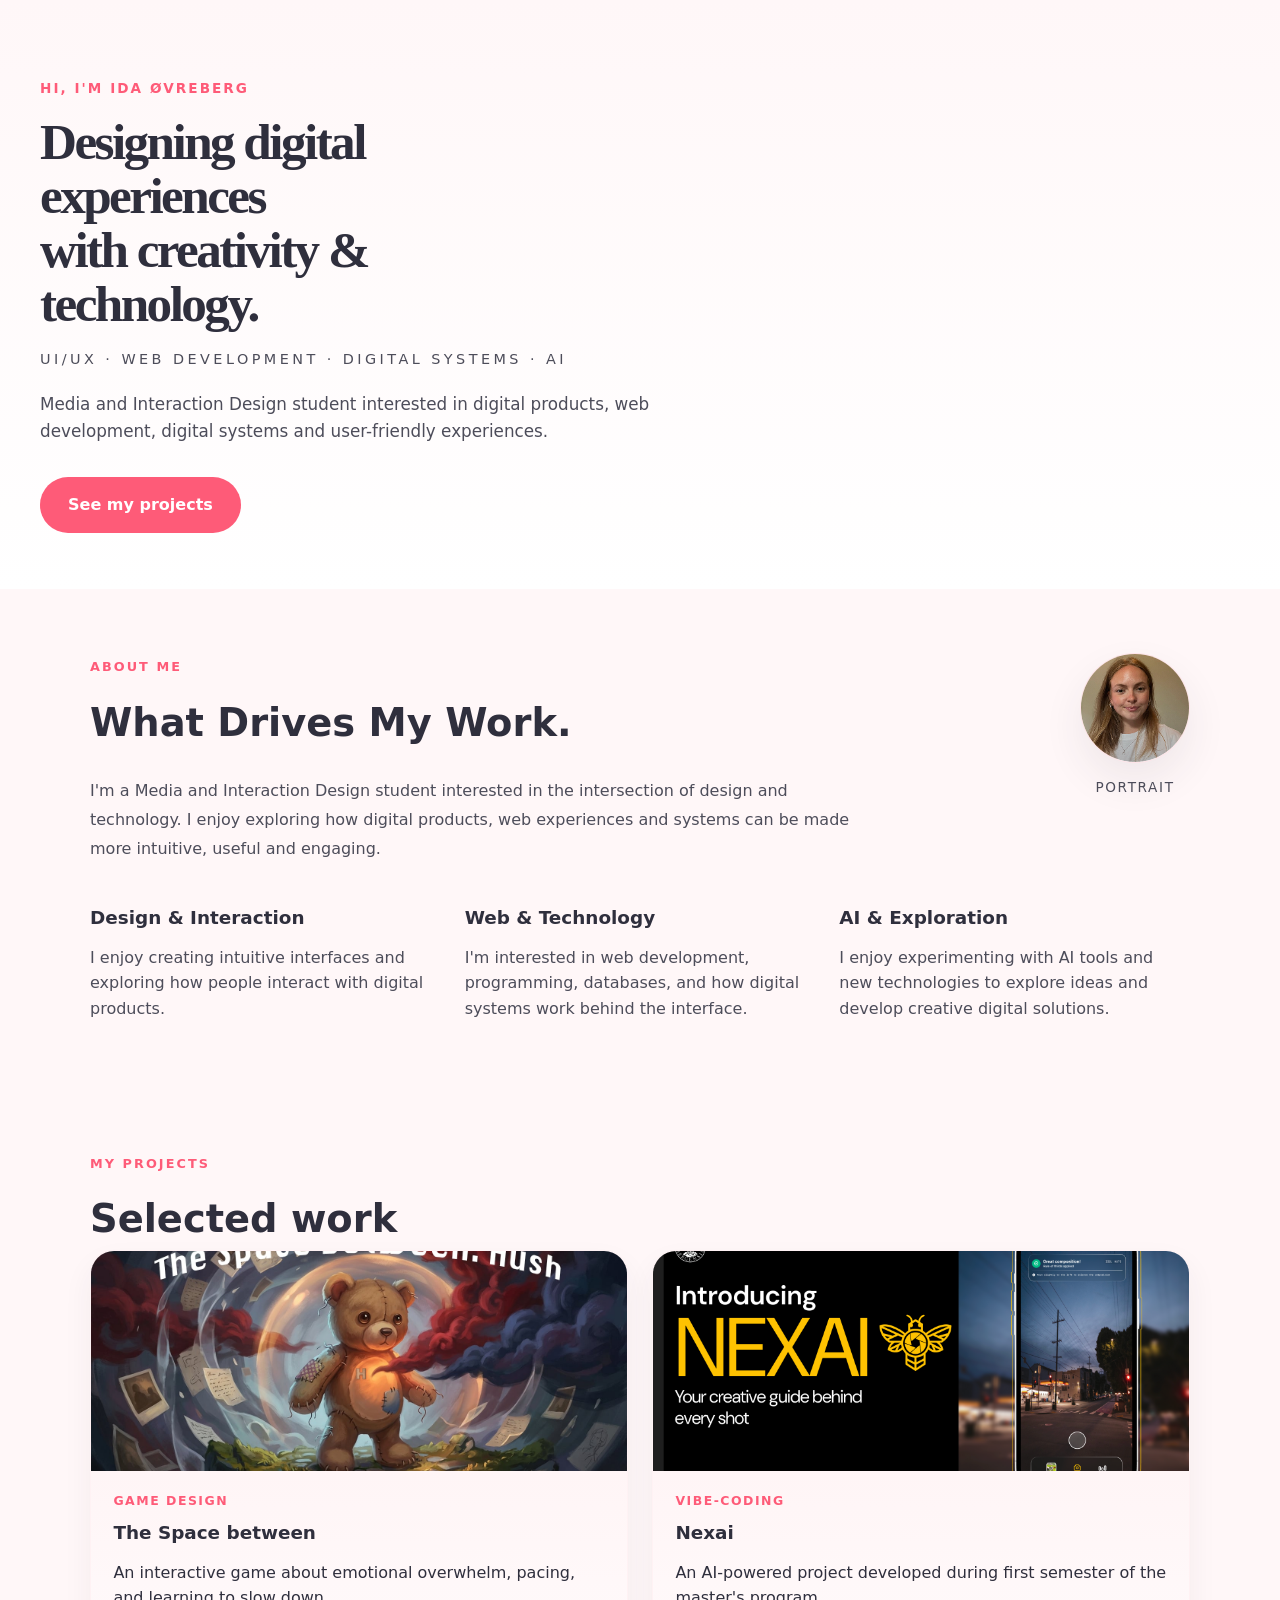
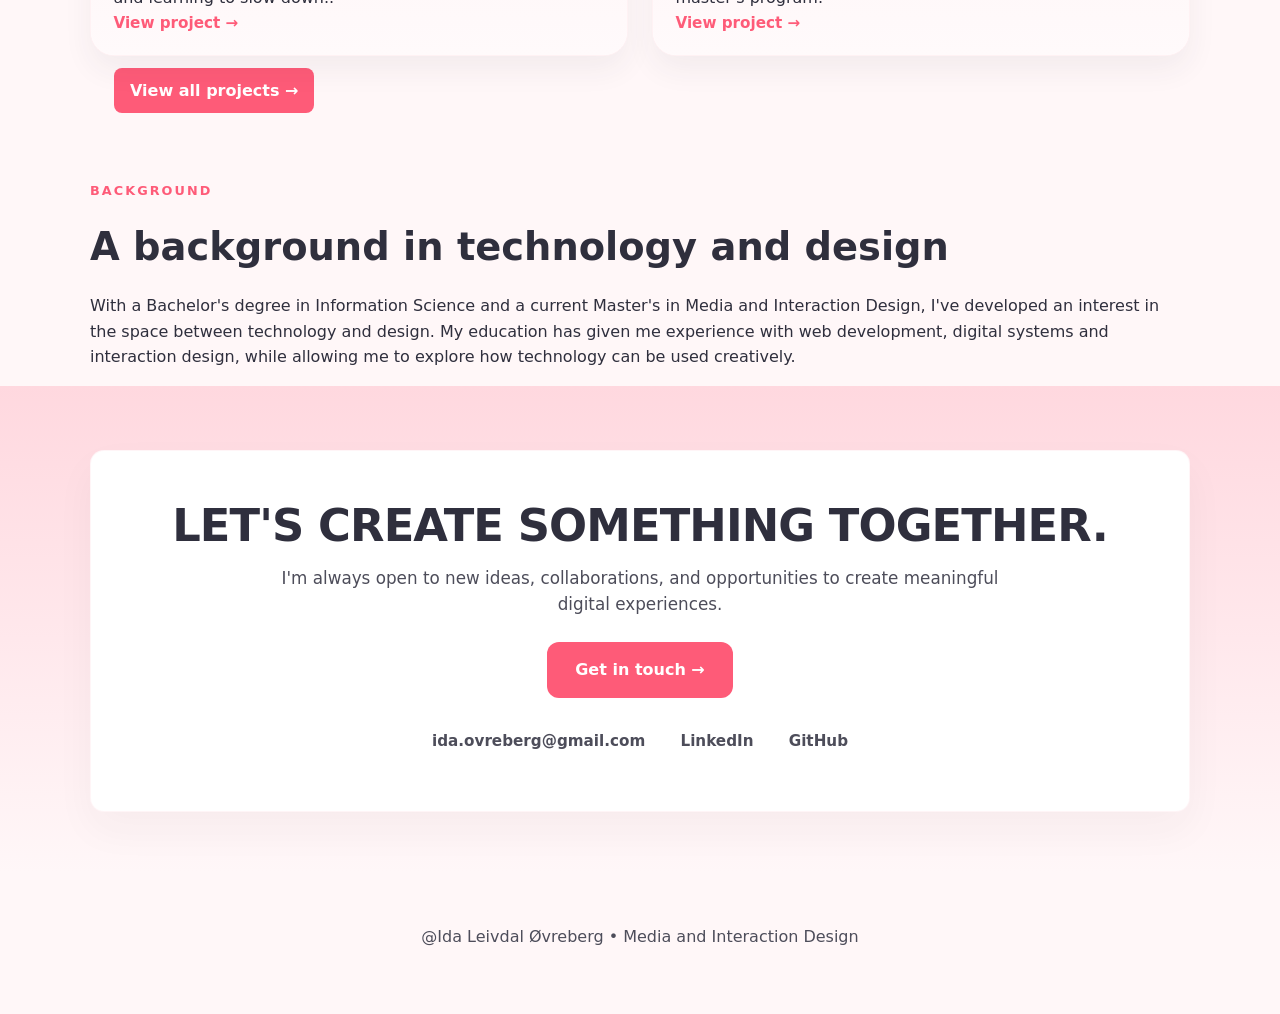
<file: index.html>
<!DOCTYPE html>
<html lang="en">
  <head>
    <meta charset="UTF-8" />
    <meta name="viewport" content="width=device-width, initial-scale=1.0" />
    <title>Ida Ovreberg | Media Design Portfolio</title>
    <link rel="stylesheet" href="style.css" />
  </head>
  <body class="projects">
    <header class="hero">
      <div class="hero__content">
        <div class="hero__grid">
          <div class="hero__copy">
            <p class="eyebrow">Hi, I'm Ida Øvreberg</p>
            <h1>Designing digital experiences<br />with creativity &amp; technology.</h1>
            <p class="hero__meta">UI/UX · WEB DEVELOPMENT · DIGITAL SYSTEMS · AI</p>
            <p class="hero__text">
              Media and Interaction Design student interested in digital products, web development, digital systems and user-friendly experiences.
            </p>
            <a class="hero__button" href="projects.html">See my projects</a>
          </div>
        </div>
      </div>       
    </header>

    <main>
      <section id="about" class="section about">
        <div class="section__wrapper">
          <div class="about__layout">
            <div class="about__content">
              <div class="section__heading">
                <span>About me</span>
                <h2>What Drives My Work.</h2>
              </div>
              <p>
                I'm a Media and Interaction Design student interested in the intersection of design and technology. I enjoy exploring how digital products, web experiences and systems can be made more intuitive, useful and engaging.
              </p>
            </div>

            <aside class="about__photo-wrap">
              <div>
                <div class="about__photo">
                  <img src="images/about-me.jpg" alt="Portrait of Ida Leivdal Øvreberg" />
                </div>
                <div class="about__photo-label">Portrait</div>
              </div>
            </aside>
          </div>

          <div class="about__cards">
            <article class="card">
              <h3>Design & Interaction</h3>
              <p>I enjoy creating intuitive interfaces and exploring how people interact with digital products.</p>
            </article>
            <article class="card">
              <h3>Web & Technology</h3>
              <p>I'm interested in web development, programming, databases, and how digital systems work behind the interface.</p>
            </article>
            <article class="card">
              <h3>AI & Exploration</h3>
              <p>I enjoy experimenting with AI tools and new technologies to explore ideas and develop creative digital solutions.</p>
            </article>
          </div>
        </div>
      </section>

      <section id="projects" class="section projects">
        <div class="section__wrapper">
          <div class="section__heading">
            <span>My projects</span>
            <h2>Selected work</h2>
          </div>

          <div class="project-grid">
            <article class="project-card project-card--space-between">
              <a class="project-card__link" href="space-between.html">
                <div class="project-card__image">
                  <img src="images/project-the-space-between.jpg" alt="The Space between" />
                </div>
                <div class="project-card__info">
                  <span class="project-card__category">Game Design</span>
                  <h3>The Space between</h3>
                  <p>An interactive game about emotional overwhelm, pacing, and learning to slow down..</p>
                  <div class="project-card__cta">View project →</div>
                </div>
              </a>
            </article>

            <article class="project-card project-card--nexai">
              <a class="project-card__link" href="nexai.html">
                <div class="project-card__image">
                  <img src="images/hero-nexai.jpg" alt="Nexai" />
                </div>
                <div class="project-card__info">
                  <span class="project-card__category">Vibe-Coding</span>
                  <h3>Nexai</h3>
                  <p>An AI-powered project developed during first semester of the master's program.</p>
                  <div class="project-card__cta">View project →</div>
                </div>
              </a>
            </article>

          </div>
          <div class="projects__controls">
            <a class="view-all-projects" href="projects.html">View all projects →</a>
          </div>
        </div>
      </section>
      

      <section id="about" class="my_background">
        <div class="section__wrapper">
          <div class="section__heading">
            <span>Background</span>
            <h2>A background in technology and design</h2>
          </div>
          <p>
            With a Bachelor's degree in Information Science and a current Master's in Media and Interaction Design, I've developed an interest in the space between technology and design. My education has given me experience with web development, digital systems and interaction design, while allowing me to explore how technology can be used creatively.
          </p>
        </div>


      </section>
    </main>
      <section id="contact-cta" class="section contact-cta">
        <div class="section__wrapper">
          <div class="cta__panel">
            <h2>LET'S CREATE SOMETHING TOGETHER.</h2>
            <p>I'm always open to new ideas, collaborations, and opportunities to create meaningful digital experiences.</p>
            <a class="cta__button" href="mailto:ida.ovreberg@gmail.com">Get in touch →</a>
            <div class="cta__links">
              <a href="mailto:ida.ovreberg@gmail.com">ida.ovreberg@gmail.com</a>
              <a href="https://www.linkedin.com/in/idaovreberg" target="_blank" rel="noopener">LinkedIn</a>
              <a href="https://github.com/IdaPetunia" target="_blank" rel="noopener">GitHub</a>
            </div>
          </div>
        </div>

      </section>

    <footer class="footer">
      <p>@Ida Leivdal Øvreberg • Media and Interaction Design</p>
    </footer>
  </body>
</html>
</file>
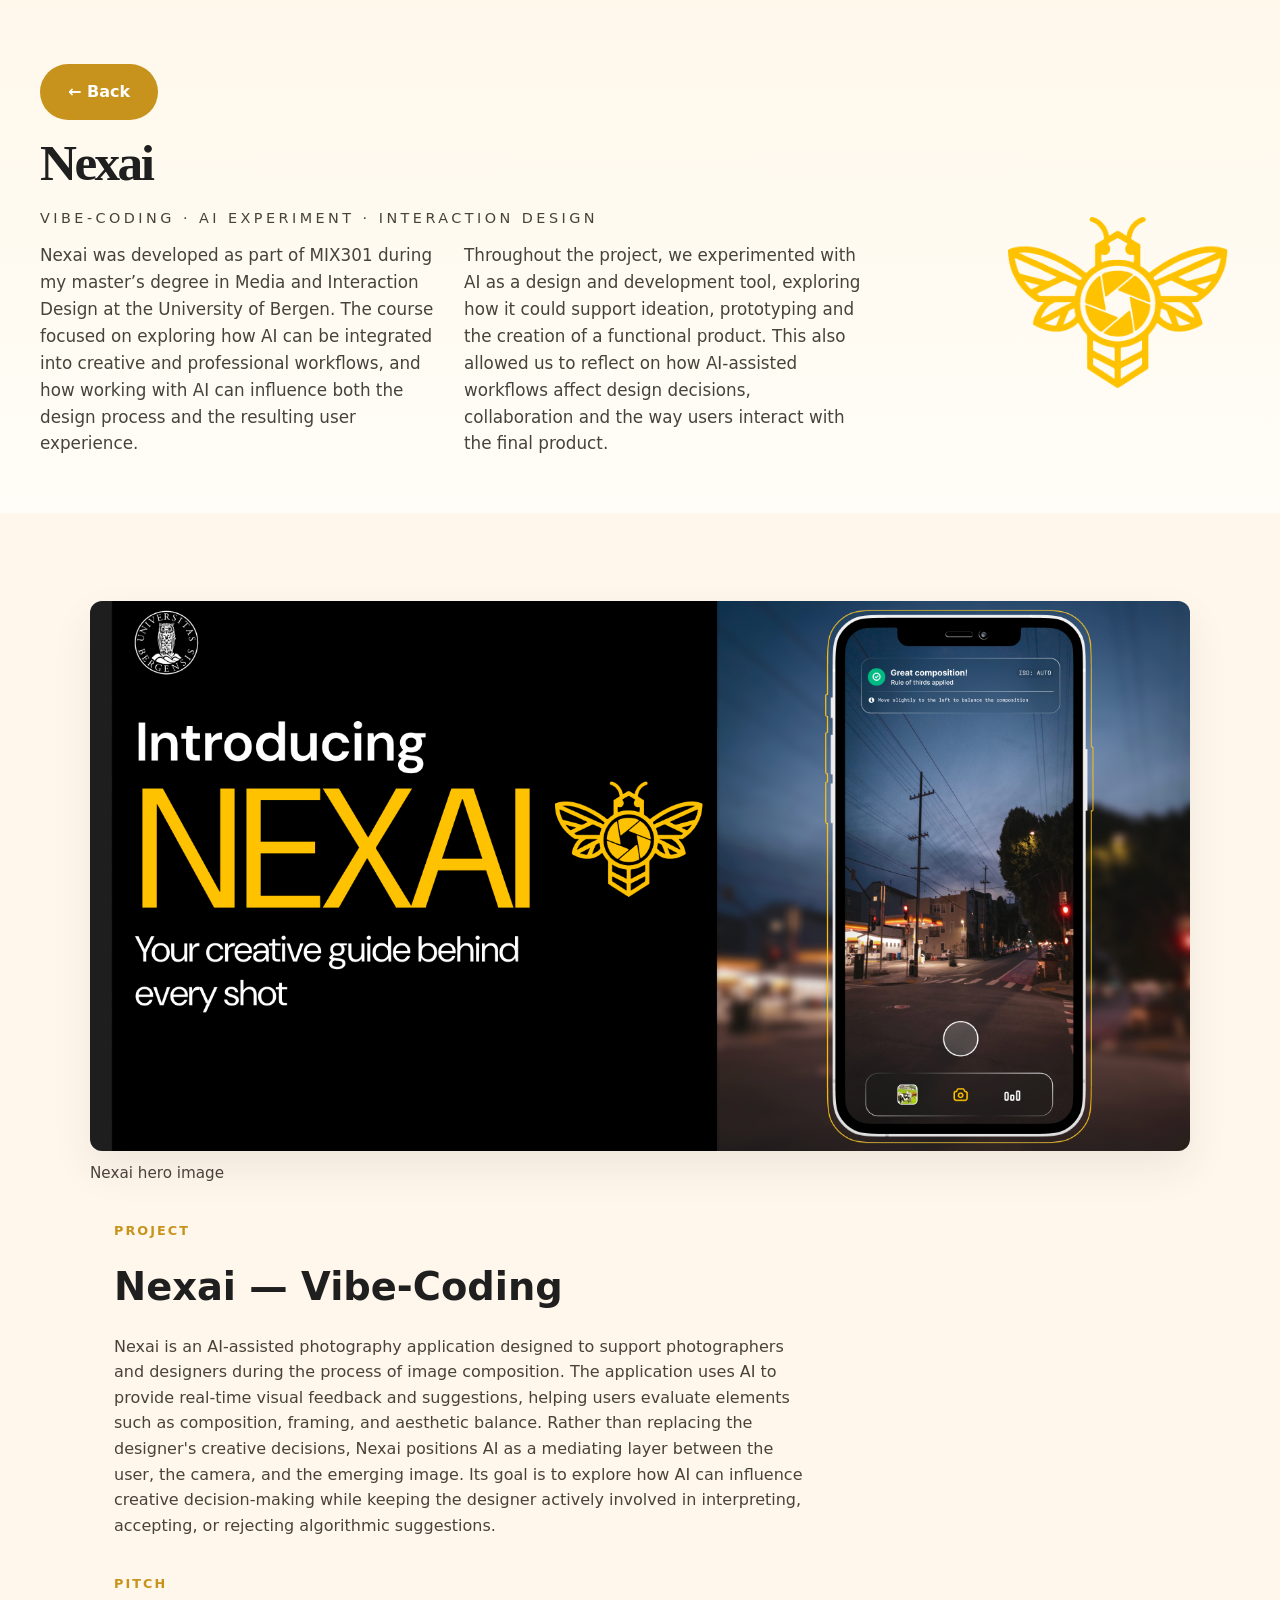
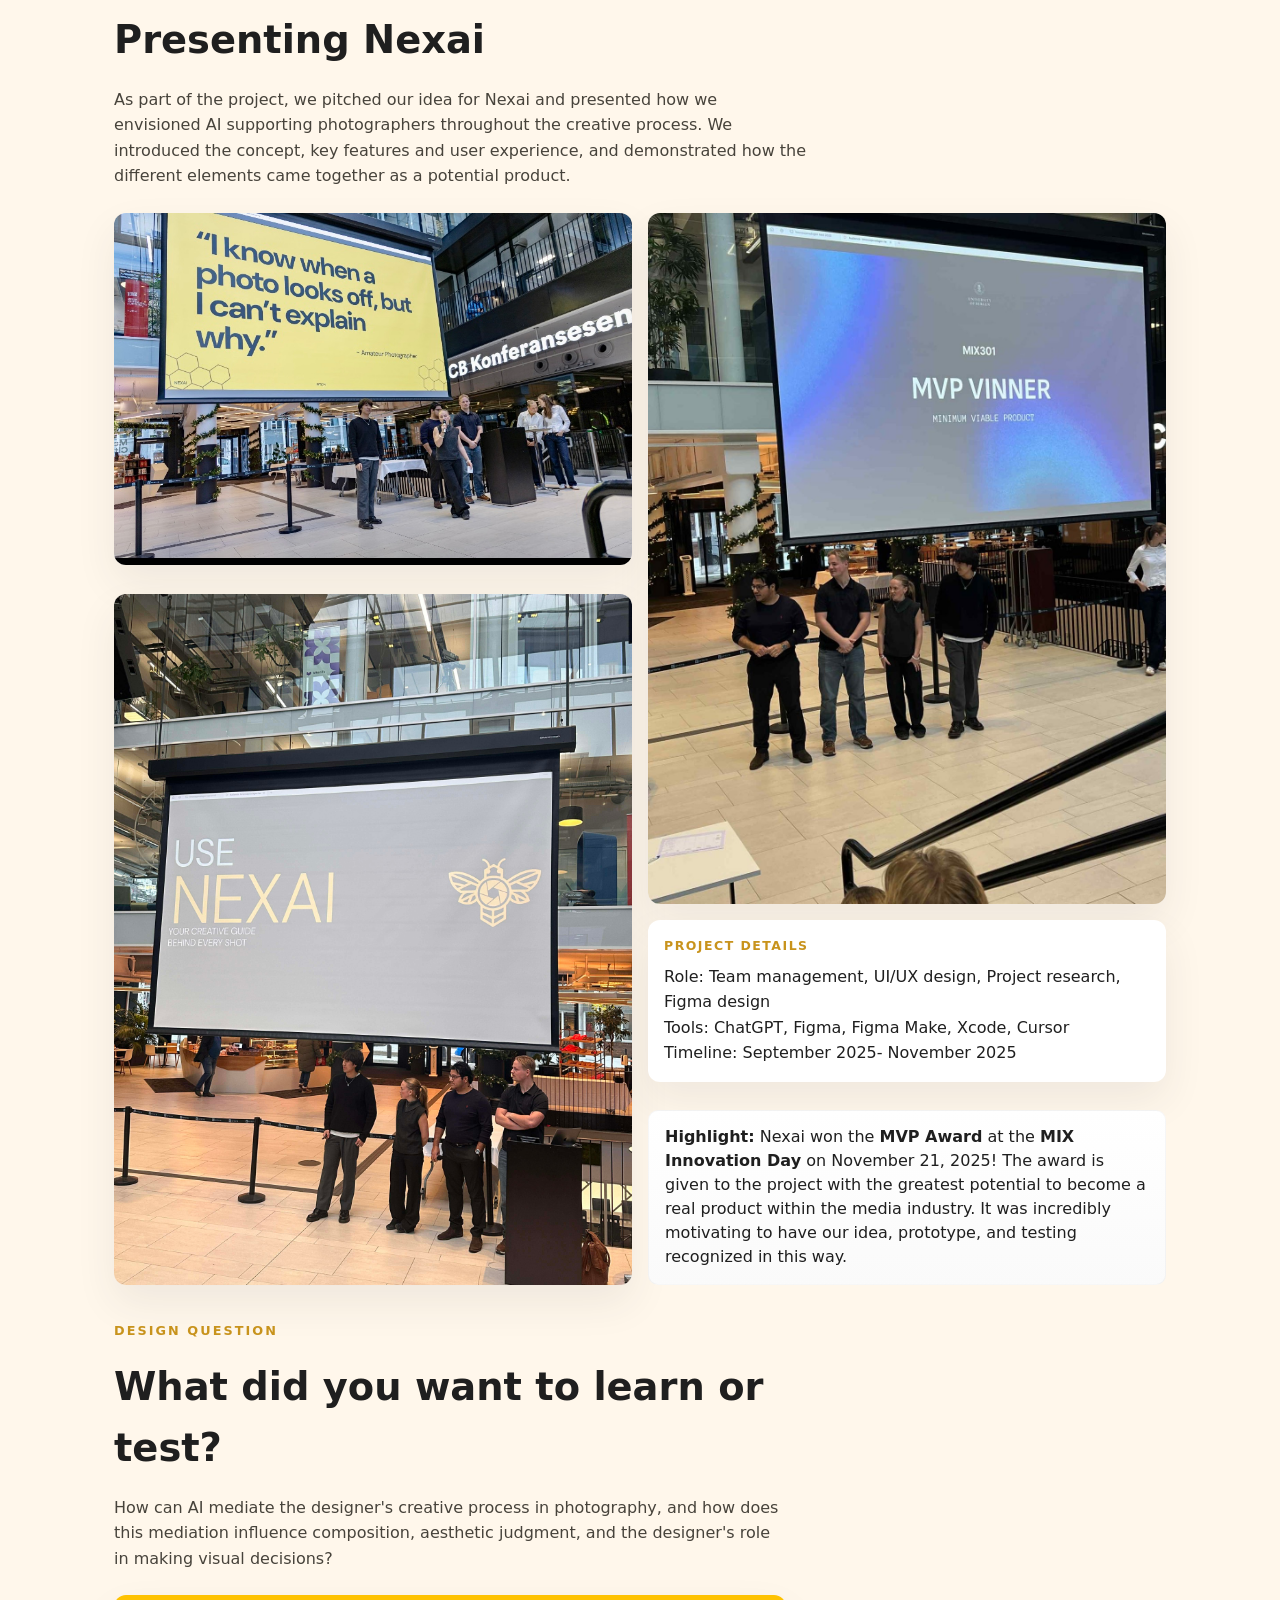
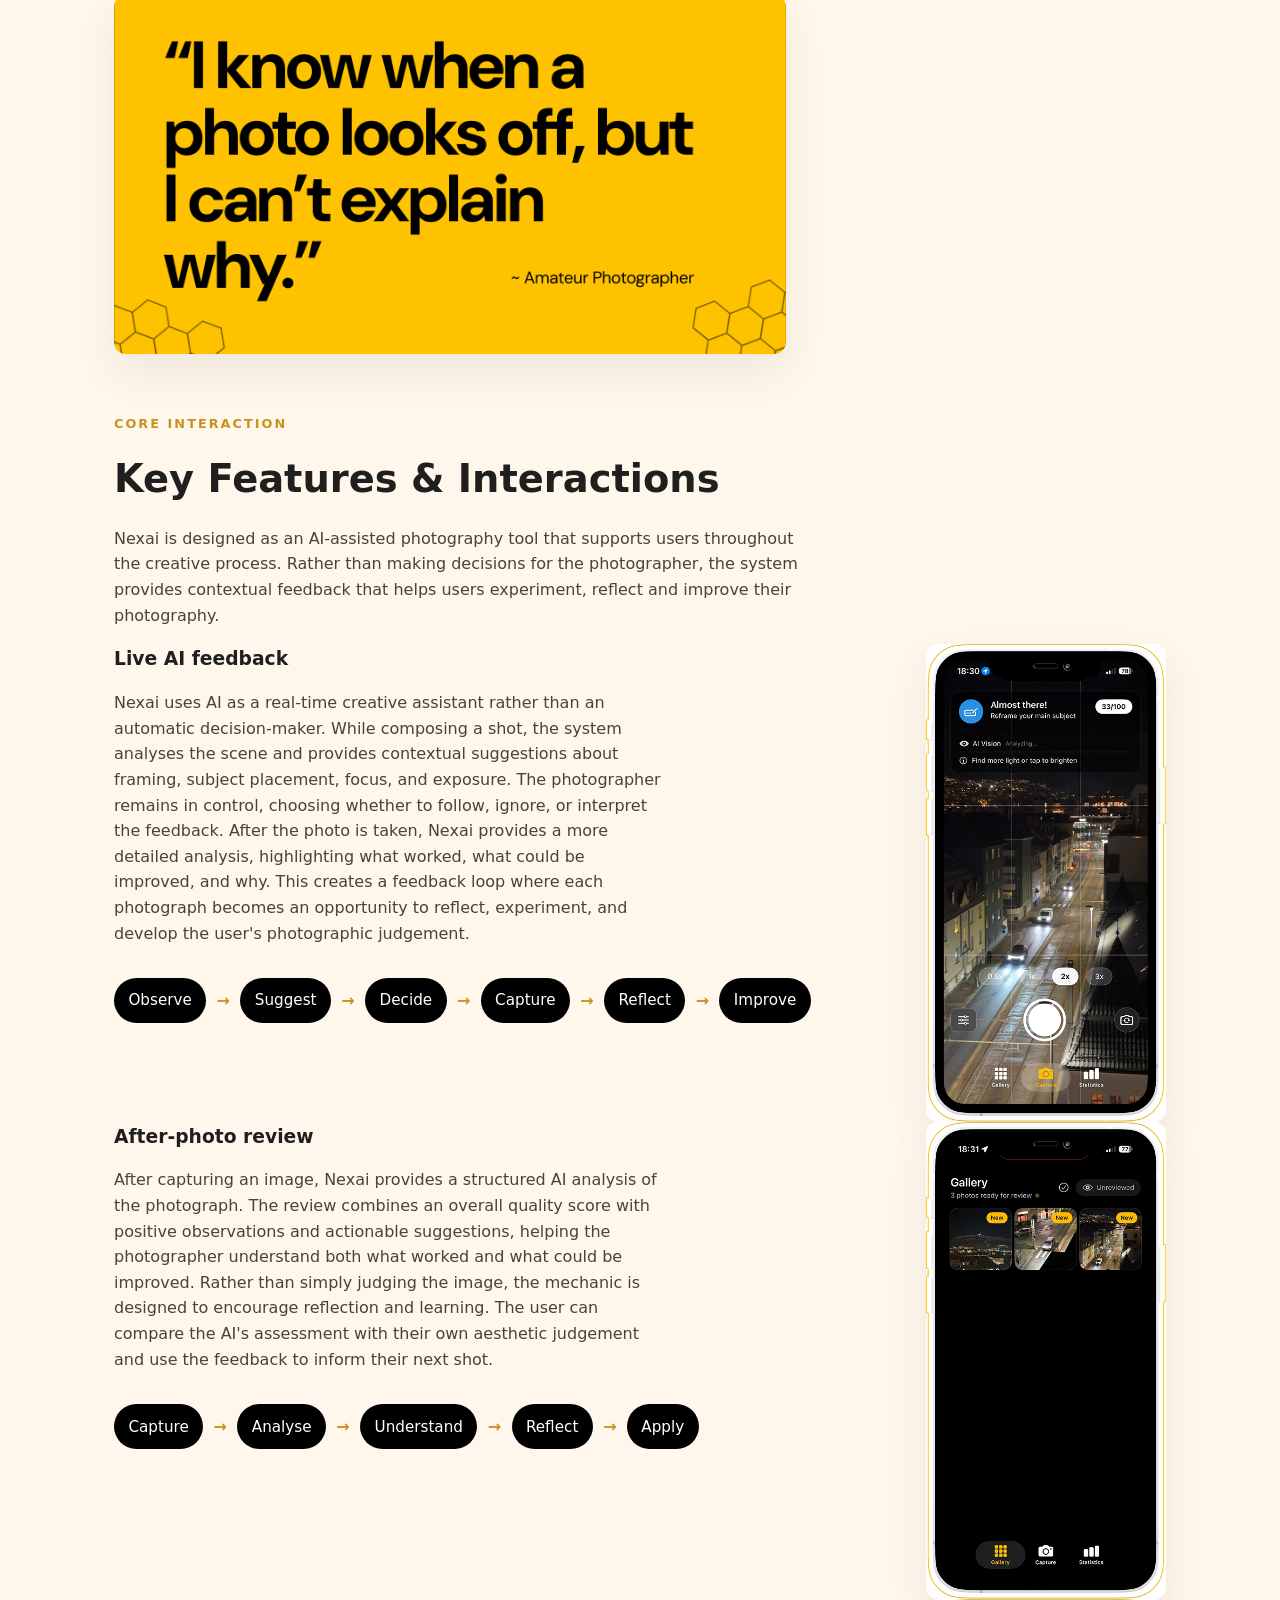
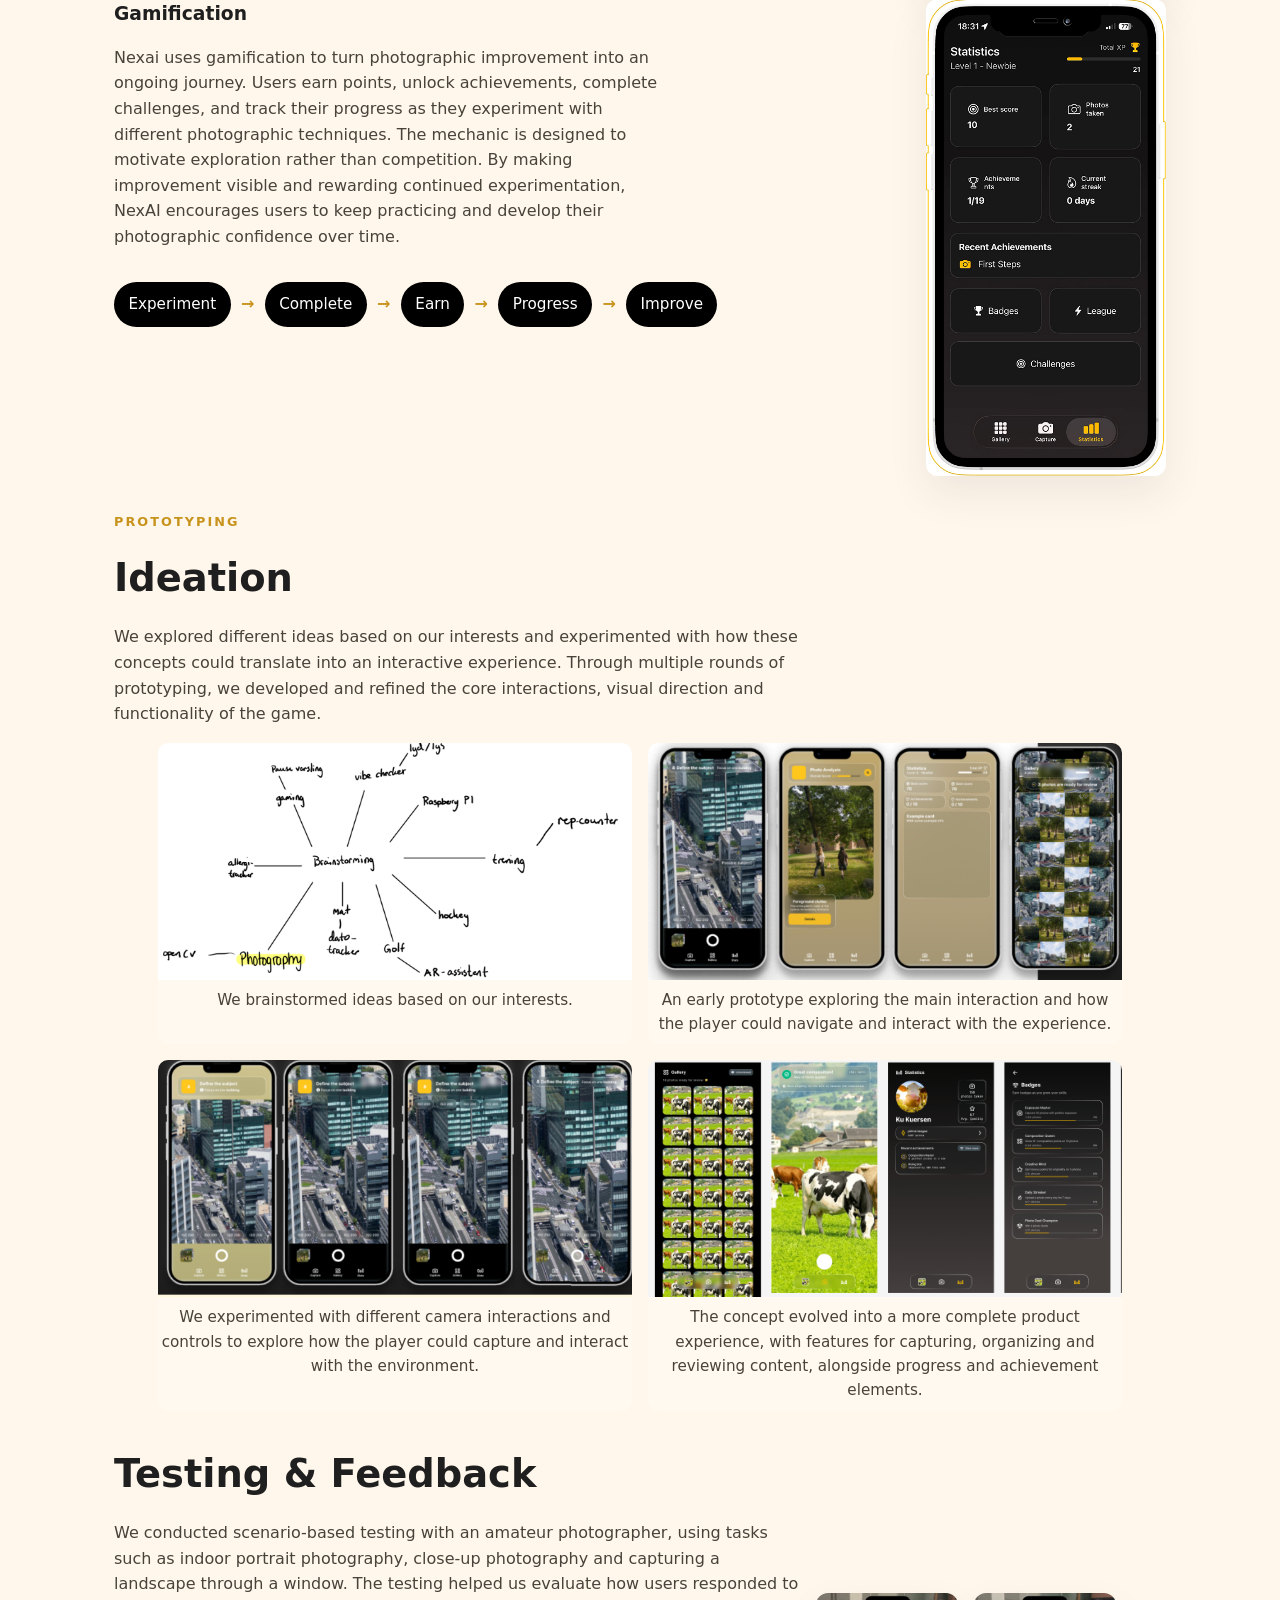
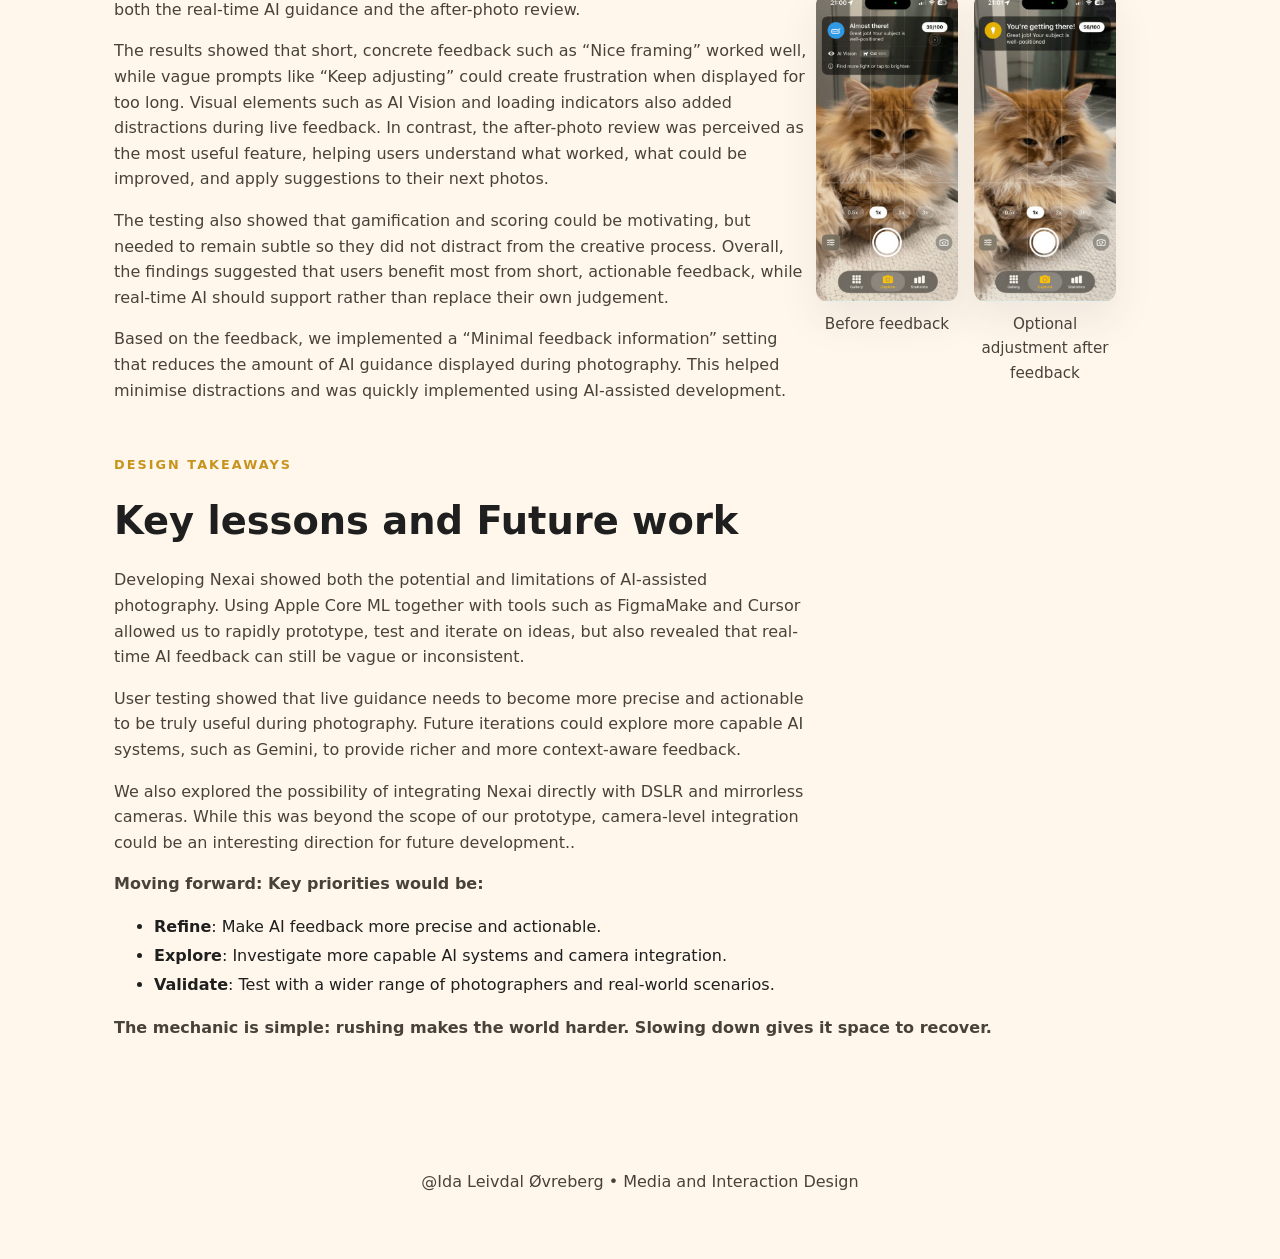
<file: nexai.html>
<!DOCTYPE html>
<html lang="en">
  <head>
    <meta charset="utf-8" />
    <meta name="viewport" content="width=device-width,initial-scale=1" />
    <title>Nexai — Vibe-Coding — Ida Ovreberg</title>
    <link rel="stylesheet" href="style.css" />
  </head>
  <body class="nexai">
    <header class="hero">
      <div class="hero__content">
        <a href="index.html" class="hero__button" style="margin-bottom:1rem; display:inline-block;">← Back</a>
        <div style="max-width:900px;">
          <h1>Nexai</h1>
          <p class="hero__meta">Vibe-Coding · AI experiment · Interaction design</p>
          <div style="display:grid;grid-template-columns:1.2fr 1.8fr 220px;gap:1.5rem;margin-top:0.75rem;align-items:start;">
            <p class="hero__text" style="margin:0;width:400px;">Nexai was developed as part of MIX301 during my master’s degree in Media and Interaction Design at the University of Bergen. The course focused on exploring how AI can be integrated into creative and professional workflows, and how working with AI can influence both the design process and the resulting user experience.</p>
            <p class="hero__text" style="margin:0;width:400px;">Throughout the project, we experimented with AI as a design and development tool, exploring how it could support ideation, prototyping and the creation of a functional product. This also allowed us to reflect on how AI-assisted workflows affect design decisions, collaboration and the way users interact with the final product.</p>
            <div style="max-width:220px;margin:5px 0;align-self:start;justify-self:end;transform:translate(120px,-30px);">
              <img src="images/Bie3.png" alt="Bie" style="width:100%;height:auto;border-radius:10px;object-fit:cover;display:block;" />
            </div>
          </div>
        </div>
      </div>
    </header>

    <main>
      <section class="section">
        <div class="section__wrapper">
          <div style="margin: 1.5rem 0 2rem;">
            <div style="width:100%;height:550px;overflow:hidden;border-radius:12px;box-shadow:0 18px 40px rgba(47,47,61,0.08);background:#f6f8fa;display:flex;align-items:center;justify-content:center;">
              <img src="images/hero-nexai.jpg" alt="Nexai hero visual" style="width:100%;height:100%;object-fit:cover;display:block;" />
            </div>
            <div style="margin-top:0.6rem;color:var(--grey);font-size:0.95rem;">Nexai hero image</div>
          </div>

          <div class="section__sub" style="margin-top:2rem;">
            <div class="section__heading">
              <span>Project</span>
              <h2>Nexai — Vibe-Coding</h2>
            </div>
            <p style="color:var(--grey);max-width:68ch;">Nexai is an AI-assisted photography application designed to support photographers and designers during the process of image composition. The application uses AI to provide real-time visual feedback and suggestions, helping users evaluate elements such as composition, framing, and aesthetic balance. Rather than replacing the designer's creative decisions, Nexai positions AI as a mediating layer between the user, the camera, and the emerging image. Its goal is to explore how AI can influence creative decision-making while keeping the designer actively involved in interpreting, accepting, or rejecting algorithmic suggestions.
</p>
          </div>

          <div class="section__sub" style="margin-top:2rem;">
            <div class="section__heading">
              <span>Pitch</span>
              <h2>Presenting Nexai</h2>
            </div>
            <p style="color:var(--grey);max-width:68ch;">As part of the project, we pitched our idea for Nexai and presented how we envisioned AI supporting photographers throughout the creative process. We introduced the concept, key features and user experience, and demonstrated how the different elements came together as a potential product.</p>
            <div style="margin:1.5rem 0;display:grid;grid-template-columns:1fr minmax(260px,1fr);gap:1rem;align-items:stretch;">
              <div style="display:flex;flex-direction:column;justify-content:space-between;gap:1rem;">
                <div style="overflow:hidden;border-radius:12px;box-shadow:0 18px 40px rgba(47,47,61,0.08);background:#fff;min-height:230px;">
                  <img src="images/pitch1.jpg" alt="Nexai pitch illustration" style="width:100%;height:100%;object-fit:cover;display:block;" />
                </div>
                <div style="overflow:hidden;border-radius:12px;box-shadow:0 18px 40px rgba(47,47,61,0.08);background:#fff;min-height:230px;">
                  <img src="images/pitch3.jpg" alt="Nexai pitch detail illustration" style="width:100%;height:100%;object-fit:cover;display:block;" />
                </div>
              </div>
              <div style="display:flex;flex-direction:column;gap:1rem;min-width:0;">
                <div style="overflow:hidden;border-radius:12px;box-shadow:0 18px 40px rgba(47,47,61,0.08);background:#fff;min-height:470px;">
                  <img src="images/pitch2.jpg" alt="Nexai second pitch illustration" style="width:100%;height:100%;object-fit:cover;display:block;" />
                </div>
                <div style="background:#fff;padding:1rem;border-radius:12px;box-shadow:0 18px 40px rgba(47,47,61,0.08);">
                  <div style="font-weight:700;color:var(--pink);text-transform:uppercase;letter-spacing:0.12em;font-size:0.78rem;margin-bottom:0.5rem;">Project details</div>
                  <div style="color:var(--text);">Role: Team management, UI/UX design, Project research, Figma design</div>
                  <div style="color:var(--text);">Tools: ChatGPT, Figma, Figma Make, Xcode, Cursor</div>
                  <div style="color:var(--text);">Timeline: September 2025- November 2025</div>
                </div>
                <div style="margin-top:0.75rem;padding:0.9rem 1rem;border-radius:10px;background:linear-gradient(180deg,rgba(255,255,255,0.98),rgba(250,250,250,0.98));border:1px solid rgba(47,47,61,0.04);">
                  <p style="margin:0;color:var(--text);line-height:1.5;"><strong>Highlight:</strong> Nexai won the <strong>MVP Award</strong> at the <strong>MIX Innovation Day</strong> on November 21, 2025! The award is given to the project with the greatest potential to become a real product within the media industry. It was incredibly motivating to have our idea, prototype, and testing recognized in this way.</p>
                </div>
              </div>
            </div>
          </div>

          <div class="section__sub" style="margin-top:2rem;display:grid;grid-template-columns:1fr 360px;gap:1.25rem;">
            <div>
              <div class="section__heading">
                <span>Design question</span>
                <h2>What did you want to learn or test?</h2>
              </div>
              <p style="color:var(--grey);">How can AI mediate the designer's creative process in photography, and how does this mediation influence composition, aesthetic judgment, and the designer's role in making visual decisions?
</p>
              <div style="margin:1.5rem 0;display:flex;justify-content:center;">
                <img src="images/nexai-question.jpg" alt="Nexai design question illustration" style="max-width:100%;height:auto;border-radius:12px;box-shadow:0 18px 40px rgba(47,47,61,0.08);" />
              </div>
            </div>
          </div>

          <div class="section__sub" style="margin-top:2rem;">
            <div class="section__heading">
              <span>Core interaction</span>
              <h2>Key Features & Interactions</h2>
            </div>
            <p style="color:var(--grey);max-width:68ch;">Nexai is designed as an AI-assisted photography tool that supports users throughout the creative process. Rather than making decisions for the photographer, the system provides contextual feedback that helps users experiment, reflect and improve their photography.</p>
              <div style="display:grid;grid-template-columns:1fr minmax(200px,240px);gap:1rem;align-items:start;">
                <div>
                  <h3 style="margin:0 0 0.75rem;color:var(--text);">Live AI feedback</h3>
                  <p style="color:var(--grey);max-width:54ch;">Nexai uses AI as a real-time creative assistant rather than an automatic decision-maker. While composing a shot, the system analyses the scene and provides contextual suggestions about framing, subject placement, focus, and exposure. The photographer remains in control, choosing whether to follow, ignore, or interpret the feedback.

After the photo is taken, Nexai provides a more detailed analysis, highlighting what worked, what could be improved, and why. This creates a feedback loop where each photograph becomes an opportunity to reflect, experiment, and develop the user's photographic judgement.</p>
                  <div style="margin-top:1rem;padding:1rem 0 0;display:flex;flex-wrap:wrap;gap:0.65rem;justify-content:flex-start;align-items:center;">
                    <span style="display:inline-flex;align-items:center;justify-content:center;padding:0.65rem 0.9rem;border-radius:999px;background:#000;color:#fff;font-size:0.95rem;">Observe</span>
                    <span style="font-weight:700;color:var(--pink);">→</span>
                    <span style="display:inline-flex;align-items:center;justify-content:center;padding:0.65rem 0.9rem;border-radius:999px;background:#000;color:#fff;font-size:0.95rem;">Suggest</span>
                    <span style="font-weight:700;color:var(--pink);">→</span>
                    <span style="display:inline-flex;align-items:center;justify-content:center;padding:0.65rem 0.9rem;border-radius:999px;background:#000;color:#fff;font-size:0.95rem;">Decide</span>
                    <span style="font-weight:700;color:var(--pink);">→</span>
                    <span style="display:inline-flex;align-items:center;justify-content:center;padding:0.65rem 0.9rem;border-radius:999px;background:#000;color:#fff;font-size:0.95rem;">Capture</span>
                    <span style="font-weight:700;color:var(--pink);">→</span>
                    <span style="display:inline-flex;align-items:center;justify-content:center;padding:0.65rem 0.9rem;border-radius:999px;background:#000;color:#fff;font-size:0.95rem;">Reflect</span>
                    <span style="font-weight:700;color:var(--pink);">→</span>
                    <span style="display:inline-flex;align-items:center;justify-content:center;padding:0.65rem 0.9rem;border-radius:999px;background:#000;color:#fff;font-size:0.95rem;">Improve</span>
                  </div>
                </div>
                <div style="overflow:hidden;border-radius:12px;box-shadow:0 18px 40px rgba(47,47,61,0.08);background:#fff;">
                  <img src="images/feature1.jpg" alt="Feature 1: live feedback" style="width:100%;height:auto;display:block;" />
                </div>
              </div>

              <div style="display:grid;grid-template-columns:1fr minmax(200px,240px);gap:1rem;align-items:start;">
                <div>
                  <h3 style="margin:0 0 0.75rem;color:var(--text);">After-photo review</h3>
                  <p style="color:var(--grey);max-width:54ch;">After capturing an image, Nexai provides a structured AI analysis of the photograph. The review combines an overall quality score with positive observations and actionable suggestions, helping the photographer understand both what worked and what could be improved.

Rather than simply judging the image, the mechanic is designed to encourage reflection and learning. The user can compare the AI's assessment with their own aesthetic judgement and use the feedback to inform their next shot.</p>
                  <div style="margin-top:1rem;padding:1rem 0 0;display:flex;flex-wrap:wrap;gap:0.65rem;justify-content:flex-start;align-items:center;">
                    <span style="display:inline-flex;align-items:center;justify-content:center;padding:0.65rem 0.9rem;border-radius:999px;background:#000;color:#fff;font-size:0.95rem;">Capture</span>
                    <span style="font-weight:700;color:var(--pink);">→</span>
                    <span style="display:inline-flex;align-items:center;justify-content:center;padding:0.65rem 0.9rem;border-radius:999px;background:#000;color:#fff;font-size:0.95rem;">Analyse</span>
                    <span style="font-weight:700;color:var(--pink);">→</span>
                    <span style="display:inline-flex;align-items:center;justify-content:center;padding:0.65rem 0.9rem;border-radius:999px;background:#000;color:#fff;font-size:0.95rem;">Understand</span>
                    <span style="font-weight:700;color:var(--pink);">→</span>
                    <span style="display:inline-flex;align-items:center;justify-content:center;padding:0.65rem 0.9rem;border-radius:999px;background:#000;color:#fff;font-size:0.95rem;">Reflect</span>
                    <span style="font-weight:700;color:var(--pink);">→</span>
                    <span style="display:inline-flex;align-items:center;justify-content:center;padding:0.65rem 0.9rem;border-radius:999px;background:#000;color:#fff;font-size:0.95rem;">Apply</span>
                  </div>
                </div>
                <div style="overflow:hidden;border-radius:12px;box-shadow:0 18px 40px rgba(47,47,61,0.08);background:#fff;">
                  <img src="images/feature2.jpg" alt="Feature 2: after-photo review" style="width:100%;height:auto;display:block;" />
                </div>
              </div>

              <div style="display:grid;grid-template-columns:1fr minmax(200px,240px);gap:1rem;align-items:start;">
                <div>
                  <h3 style="margin:0 0 0.75rem;color:var(--text);">Gamification</h3>
                  <p style="color:var(--grey);max-width:54ch;">Nexai uses gamification to turn photographic improvement into an ongoing journey. Users earn points, unlock achievements, complete challenges, and track their progress as they experiment with different photographic techniques.

The mechanic is designed to motivate exploration rather than competition. By making improvement visible and rewarding continued experimentation, NexAI encourages users to keep practicing and develop their photographic confidence over time.</p>
                  <div style="margin-top:1rem;padding:1rem 0 0;display:flex;flex-wrap:wrap;gap:0.65rem;justify-content:flex-start;align-items:center;">
                    <span style="display:inline-flex;align-items:center;justify-content:center;padding:0.65rem 0.9rem;border-radius:999px;background:#000;color:#fff;font-size:0.95rem;">Experiment</span>
                    <span style="font-weight:700;color:var(--pink);">→</span>
                    <span style="display:inline-flex;align-items:center;justify-content:center;padding:0.65rem 0.9rem;border-radius:999px;background:#000;color:#fff;font-size:0.95rem;">Complete</span>
                    <span style="font-weight:700;color:var(--pink);">→</span>
                    <span style="display:inline-flex;align-items:center;justify-content:center;padding:0.65rem 0.9rem;border-radius:999px;background:#000;color:#fff;font-size:0.95rem;">Earn</span>
                    <span style="font-weight:700;color:var(--pink);">→</span>
                    <span style="display:inline-flex;align-items:center;justify-content:center;padding:0.65rem 0.9rem;border-radius:999px;background:#000;color:#fff;font-size:0.95rem;">Progress</span>
                    <span style="font-weight:700;color:var(--pink);">→</span>
                    <span style="display:inline-flex;align-items:center;justify-content:center;padding:0.65rem 0.9rem;border-radius:999px;background:#000;color:#fff;font-size:0.95rem;">Improve</span>
                  </div>
                </div>
                <div style="overflow:hidden;border-radius:12px;box-shadow:0 18px 40px rgba(47,47,61,0.08);background:#fff;">
                  <img src="images/feature3.jpg" alt="Feature 3: decision support" style="width:100%;height:auto;display:block;" />
                </div>
              </div>
            </div>
          </div>

          <div class="section__sub" style="margin-top:2rem;">
            <div class="section__heading">  
              <span>Prototyping</span>
              <h2>Ideation</h2>
            </div>
            <p style="color:var(--grey);max-width:68ch;"> We explored different ideas based on our interests and experimented with how these concepts could translate into an interactive experience. Through multiple rounds of prototyping, we developed and refined the core interactions, visual direction and functionality of the game.</p>

              <div class="prototype-gallery">
                <figure>
                  <div class="photo">
                    <img src="images/brainstorm.jpg" alt="Prototype 1" />
                  </div>
                  <figcaption>We brainstormed ideas based on our interests.</figcaption>
                </figure>

                <figure>
                  <div class="photo">
                    <img src="images/prototype2.jpg" alt="Prototype 2" />
                  </div>
                  <figcaption>An early prototype exploring the main interaction and how the player could navigate and interact with the experience.</figcaption>
                </figure>

                <figure>
                  <div class="photo">
                    <img src="images/prototype3.jpg" alt="Prototype 3" />
                  </div>
                  <figcaption>We experimented with different camera interactions and controls to explore how the player could capture and interact with the environment.</figcaption>
                </figure>

                <figure>
                  <div class="photo">
                    <img src="images/prototype4.jpg" alt="Prototype 4" />
                  </div>
                  <figcaption>The concept evolved into a more complete product experience, with features for capturing, organizing and reviewing content, alongside progress and achievement elements.</figcaption>
                </figure>
              </div>
          </div>
          <div class="section__sub" style="margin-top:2rem;display:grid;grid-template-columns:1fr 300px;gap: 1.25rem;align-items:start;">
            <div>
              <div class="section__heading">
                <h2>Testing & Feedback</h2>
              </div>
              <p style="color:var(--grey);max-width:68ch;">We conducted scenario-based testing with an amateur photographer, using tasks such as indoor portrait photography, close-up photography and capturing a landscape through a window. The testing helped us evaluate how users responded to both the real-time AI guidance and the after-photo review.</p>

              <p style="color:var(--grey);max-width:68ch;">The results showed that short, concrete feedback such as “Nice framing” worked well, while vague prompts like “Keep adjusting” could create frustration when displayed for too long. Visual elements such as AI Vision and loading indicators also added distractions during live feedback. In contrast, the after-photo review was perceived as the most useful feature, helping users understand what worked, what could be improved, and apply suggestions to their next photos.</p>

              <p style="color:var(--grey);max-width:68ch;">The testing also showed that gamification and scoring could be motivating, but needed to remain subtle so they did not distract from the creative process. Overall, the findings suggested that users benefit most from short, actionable feedback, while real-time AI should support rather than replace their own judgement.</p>

              <p style="color:var(--grey);max-width:68ch;">Based on the feedback, we implemented a “Minimal feedback information” setting that reduces the amount of AI guidance displayed during photography. This helped minimise distractions and was quickly implemented using AI-assisted development.</p>
            </div>

            <div style="display:flex;gap:1rem;align-items:start;transform:translate(-50px,150px);">
              <figure style="flex:1;margin:0;">
                <div style="overflow:hidden;border-radius:12px;box-shadow:0 18px 40px rgba(47,47,61,0.08);background:#fff;">
                  <img src="images/feedback-before.jpg" alt="Feedback before" style="width:100%;height:auto;display:block;" />
                </div>
                <figcaption style="text-align:center;padding-top:0.6rem;color:var(--grey);font-size:0.95rem;"> Before feedback</figcaption>
              </figure>

              <figure style="flex:1;margin:0;">
                <div style="overflow:hidden;border-radius:12px;box-shadow:0 18px 40px rgba(47,47,61,0.08);background:#fff;">
                  <img src="images/feedback-after.jpg" alt="Feedback after" style="width:100%;height:auto;display:block;" />
                </div>
                <figcaption style="text-align:center;padding-top:0.6rem;color:var(--grey);font-size:0.95rem;">Optional adjustment after feedback</figcaption>
              </figure>
            </div>
          </div>
          <div class="section__sub" style="margin-top:2rem;">
            <div class="section__heading">
              <span>Design takeaways</span>
              <h2>Key lessons and Future work</h2>
            </div>
            <p style="color:var(--grey);max-width:68ch;">Developing Nexai showed both the potential and limitations of AI-assisted photography. Using Apple Core ML together with tools such as FigmaMake and Cursor allowed us to rapidly prototype, test and iterate on ideas, but also revealed that real-time AI feedback can still be vague or inconsistent.</p>

            <p style="color:var(--grey);max-width:68ch;">User testing showed that live guidance needs to become more precise and actionable to be truly useful during photography. Future iterations could explore more capable AI systems, such as Gemini, to provide richer and more context-aware feedback.</p>

            <p style="color:var(--grey);max-width:68ch;">We also explored the possibility of integrating Nexai directly with DSLR and mirrorless cameras. While this was beyond the scope of our prototype, camera-level integration could be an interesting direction for future development..</p>
            <p style="margin-top:1rem;color:var(--grey);font-weight:600;">Moving forward: Key priorities would be:</p>
            <ul style="margin-top:0.8rem;color:var(--text);line-height:1.8;">
              <li><strong>Refine</strong>: Make AI feedback  more precise and actionable.</li>
              <li><strong>Explore</strong>: Investigate more capable AI systems and camera integration.</li>
              <li><strong>Validate</strong>: Test with a wider range of photographers and real-world scenarios.</li>
            </ul>
            <p style="margin-top:1rem;color:var(--grey);font-weight:600;">The mechanic is simple: rushing makes the world harder. Slowing down gives it space to recover.</p>
          </div>
        </div>
      </section>
    </main>

    <footer class="footer">
      <p>@Ida Leivdal Øvreberg • Media and Interaction Design</p>
    </footer>
  </body>
</html>
</file>
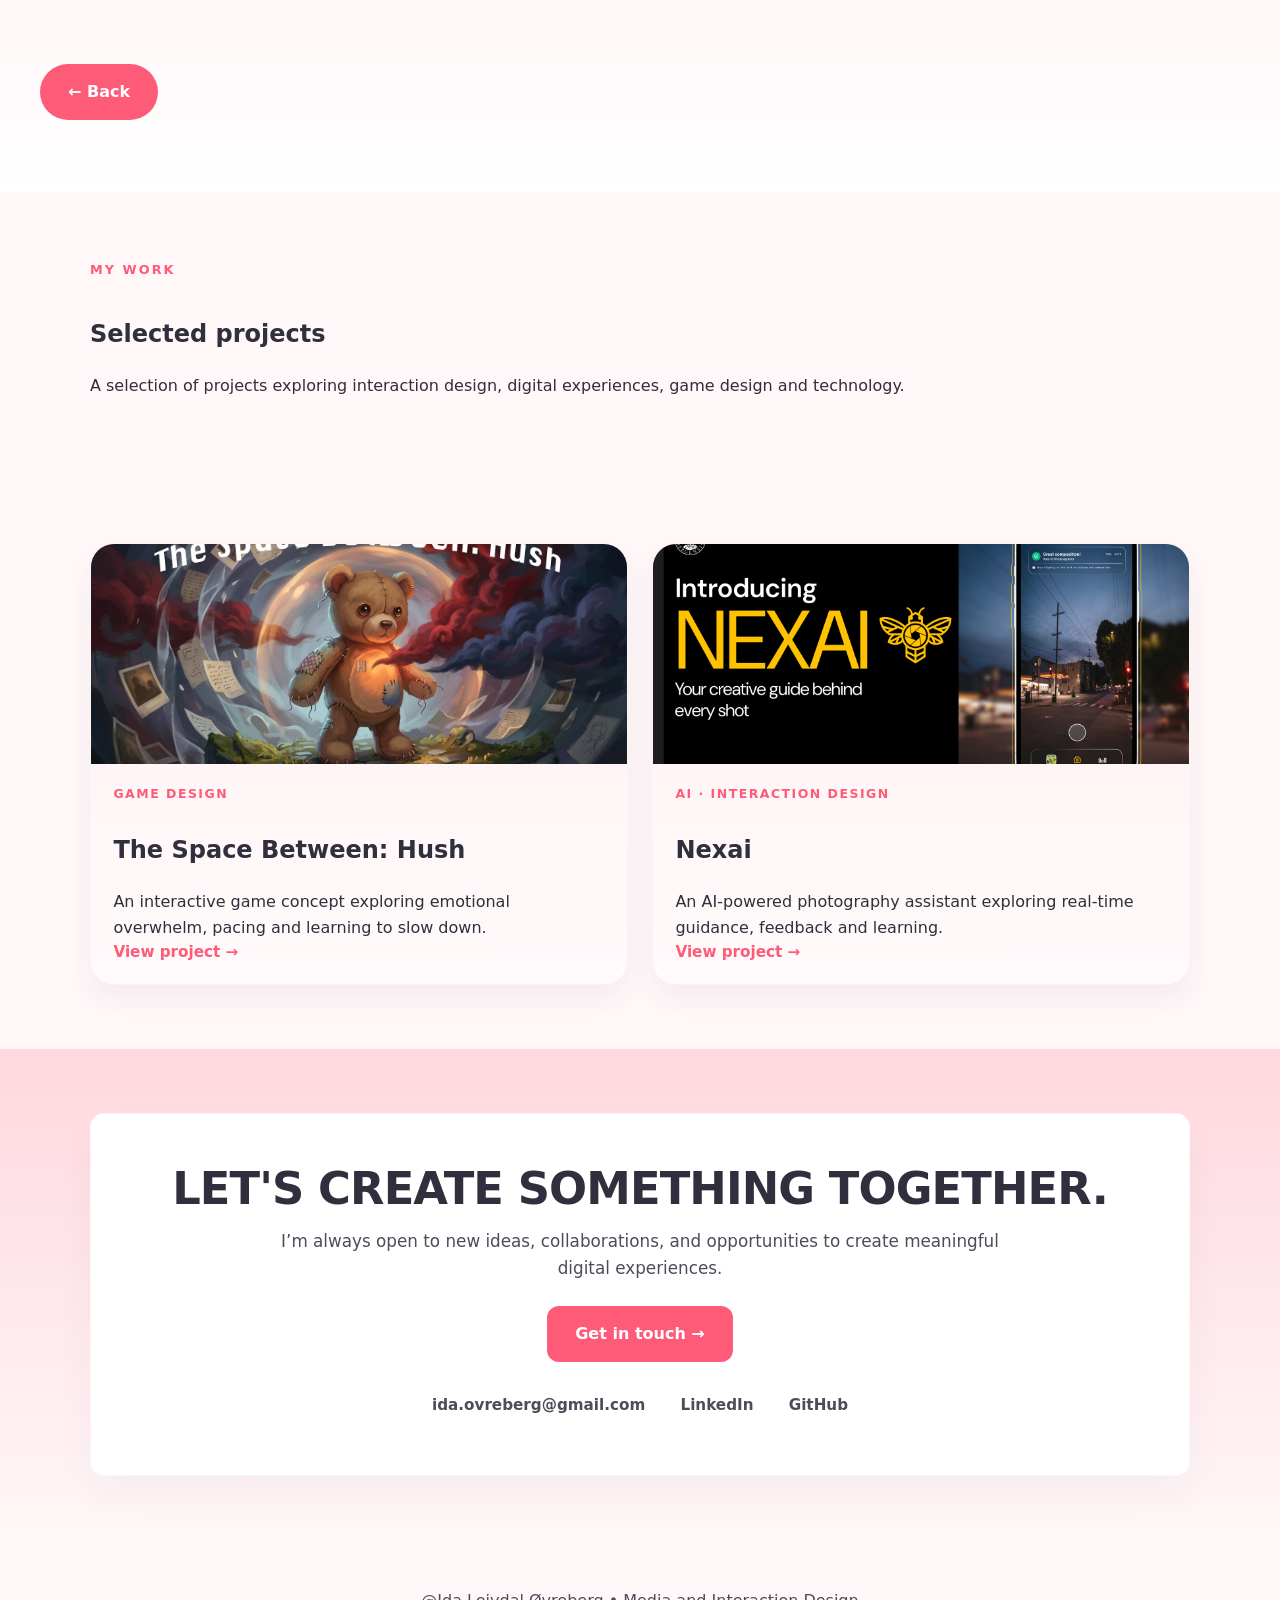
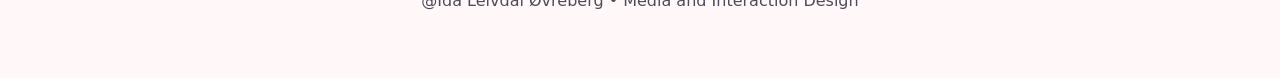
<file: projects.html>
<!DOCTYPE html>
<html lang="en">
<head>
  <meta charset="UTF-8" />
  <meta name="viewport" content="width=device-width, initial-scale=1.0" />

  <title>Projects — Ida Leivdal Øvreberg</title>

  <link rel="stylesheet" href="style.css" />
</head>


<body>
    <header class="hero">
        <div class="hero__content">
             <a href="index.html" class="hero__button" style="margin-bottom:1rem; display:inline-block;">← Back</a>
        <div style="max-width:900px;">
     </header>

  <main>

    <!-- Projects Hero -->
    <section class="section projects-hero">
      <div class="section__wrapper">

        <div class="section__heading">
          <span>My work</span>
          <h1>Selected projects</h1>
        </div>

        <p class="projects-hero__intro">
          A selection of projects exploring interaction design,
          digital experiences, game design and technology.
        </p>

      </div>
    </section>


    <!-- Projects -->
    <section class="section projects">
      <div class="section__wrapper">

        <div class="project-grid">

          <!-- The Space Between -->
          <article class="project-card project-card--space-between">

            <a class="project-card__link" href="space-between.html">

              <div class="project-card__image">
                <img
                  src="images/project-the-space-between.jpg"
                  alt="The Space Between: Hush"
                />
              </div>

              <div class="project-card__info">

                <span class="project-card__category">
                  Game Design
                </span>

                <h2>The Space Between: Hush</h2>

                <p>
                  An interactive game concept exploring emotional
                  overwhelm, pacing and learning to slow down.
                </p>

                <div class="project-card__cta">
                  View project →
                </div>

              </div>

            </a>

          </article>


          <!-- Nexai -->
          <article class="project-card project-card--nexai">

            <a class="project-card__link" href="nexai.html">

              <div class="project-card__image">
                <img
                  src="images/hero-nexai.jpg"
                  alt="Nexai"
                />
              </div>

              <div class="project-card__info">

                <span class="project-card__category">
                  AI · Interaction Design
                </span>

                <h2>Nexai</h2>

                <p>
                  An AI-powered photography assistant exploring
                  real-time guidance, feedback and learning.
                </p>

                <div class="project-card__cta">
                  View project →
                </div>

              </div>

            </a>

          </article>



        </div>

      </div>
    </section>

  </main>


  <!-- Contact CTA -->
  <section id="contact-cta" class="section contact-cta">

    <div class="section__wrapper">

      <div class="cta__panel">

        <h2>LET'S CREATE SOMETHING TOGETHER.</h2>

        <p>
          I’m always open to new ideas, collaborations,
          and opportunities to create meaningful digital experiences.
        </p>

        <a
          class="cta__button"
          href="mailto:ida.ovreberg@gmail.com"
        >
          Get in touch →
        </a>

        <div class="cta__links">
          <a href="mailto:ida.ovreberg@gmail.com">
            ida.ovreberg@gmail.com
          </a>

          <a
            href="https://www.linkedin.com/in/idaovreberg"
            target="_blank"
            rel="noopener"
          >
            LinkedIn
          </a>

          <a
            href="https://github.com/IdaPetunia"
            target="_blank"
            rel="noopener"
          >
            GitHub
          </a>
        </div>

      </div>

    </div>

  </section>


  <!-- Footer -->
  <footer class="footer">
    <p>
      @Ida Leivdal Øvreberg • Media and Interaction Design
    </p>
  </footer>

</body>
</html>
</file>
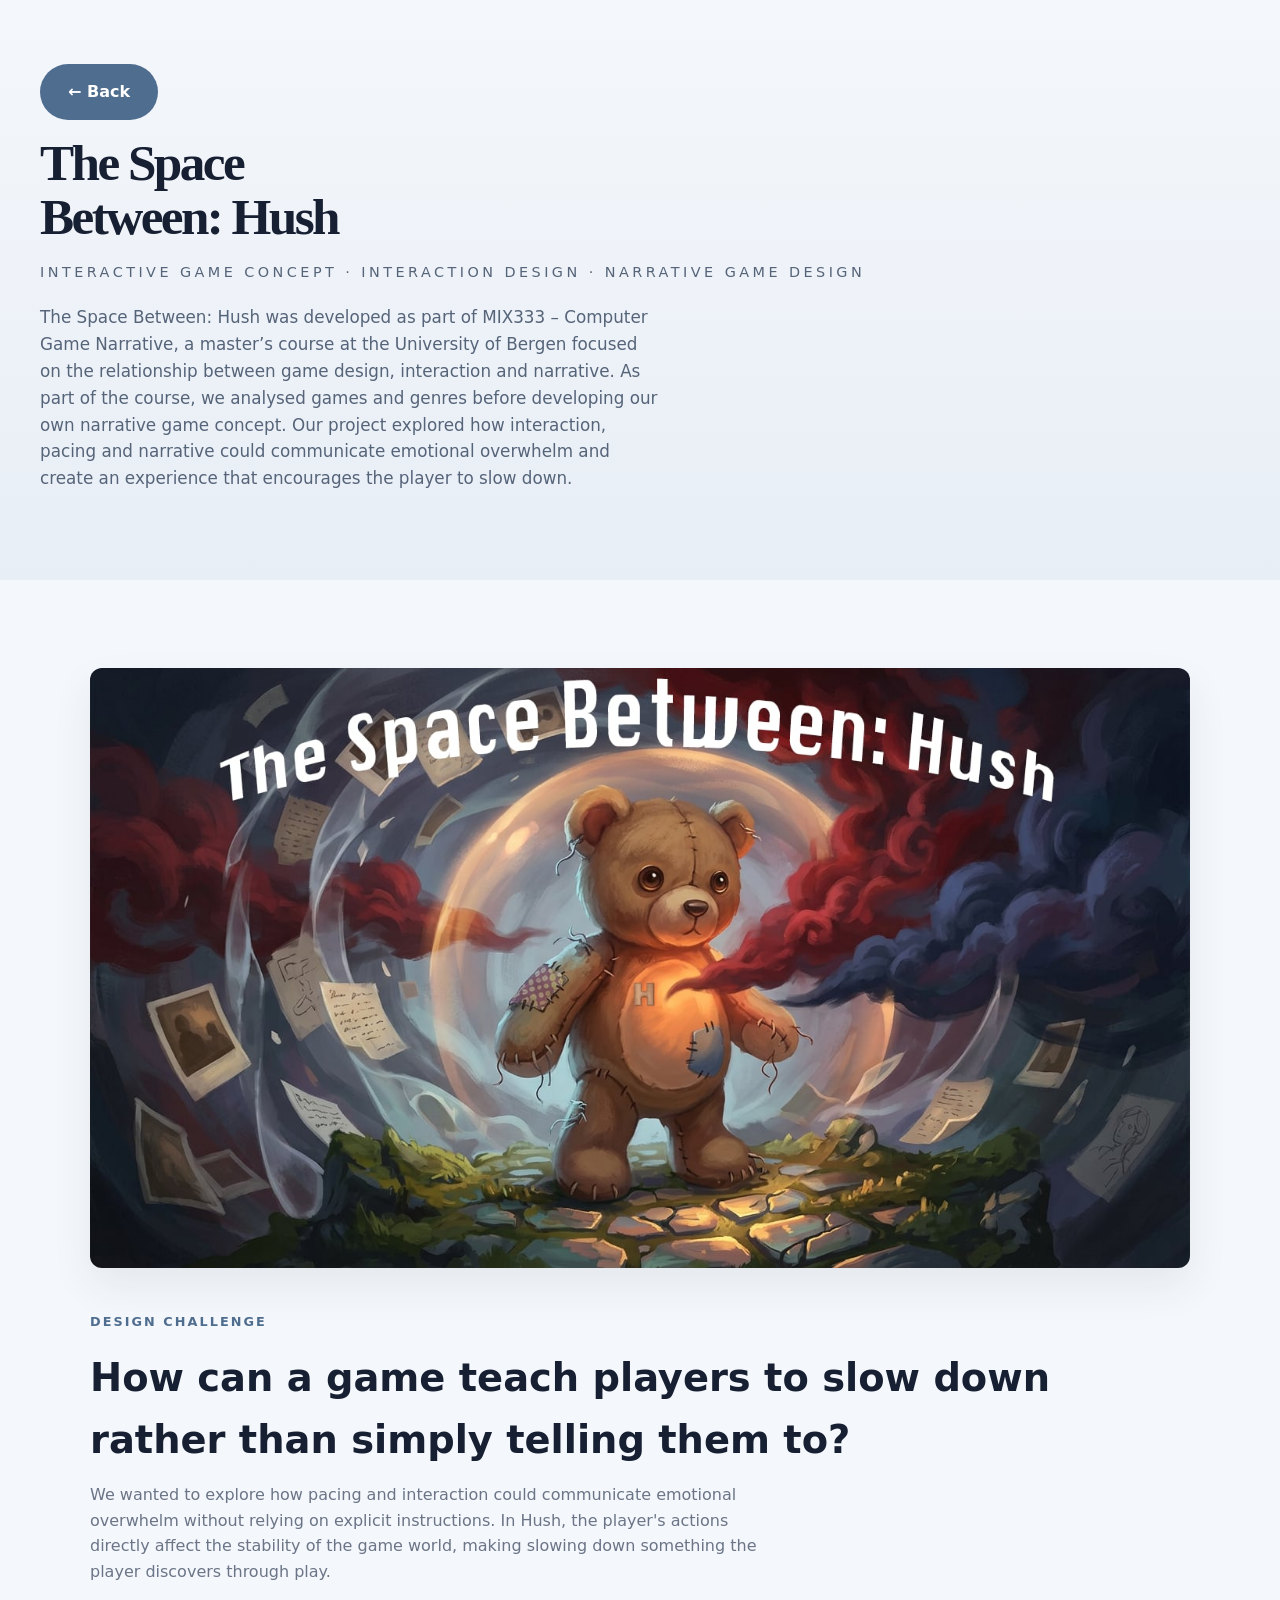
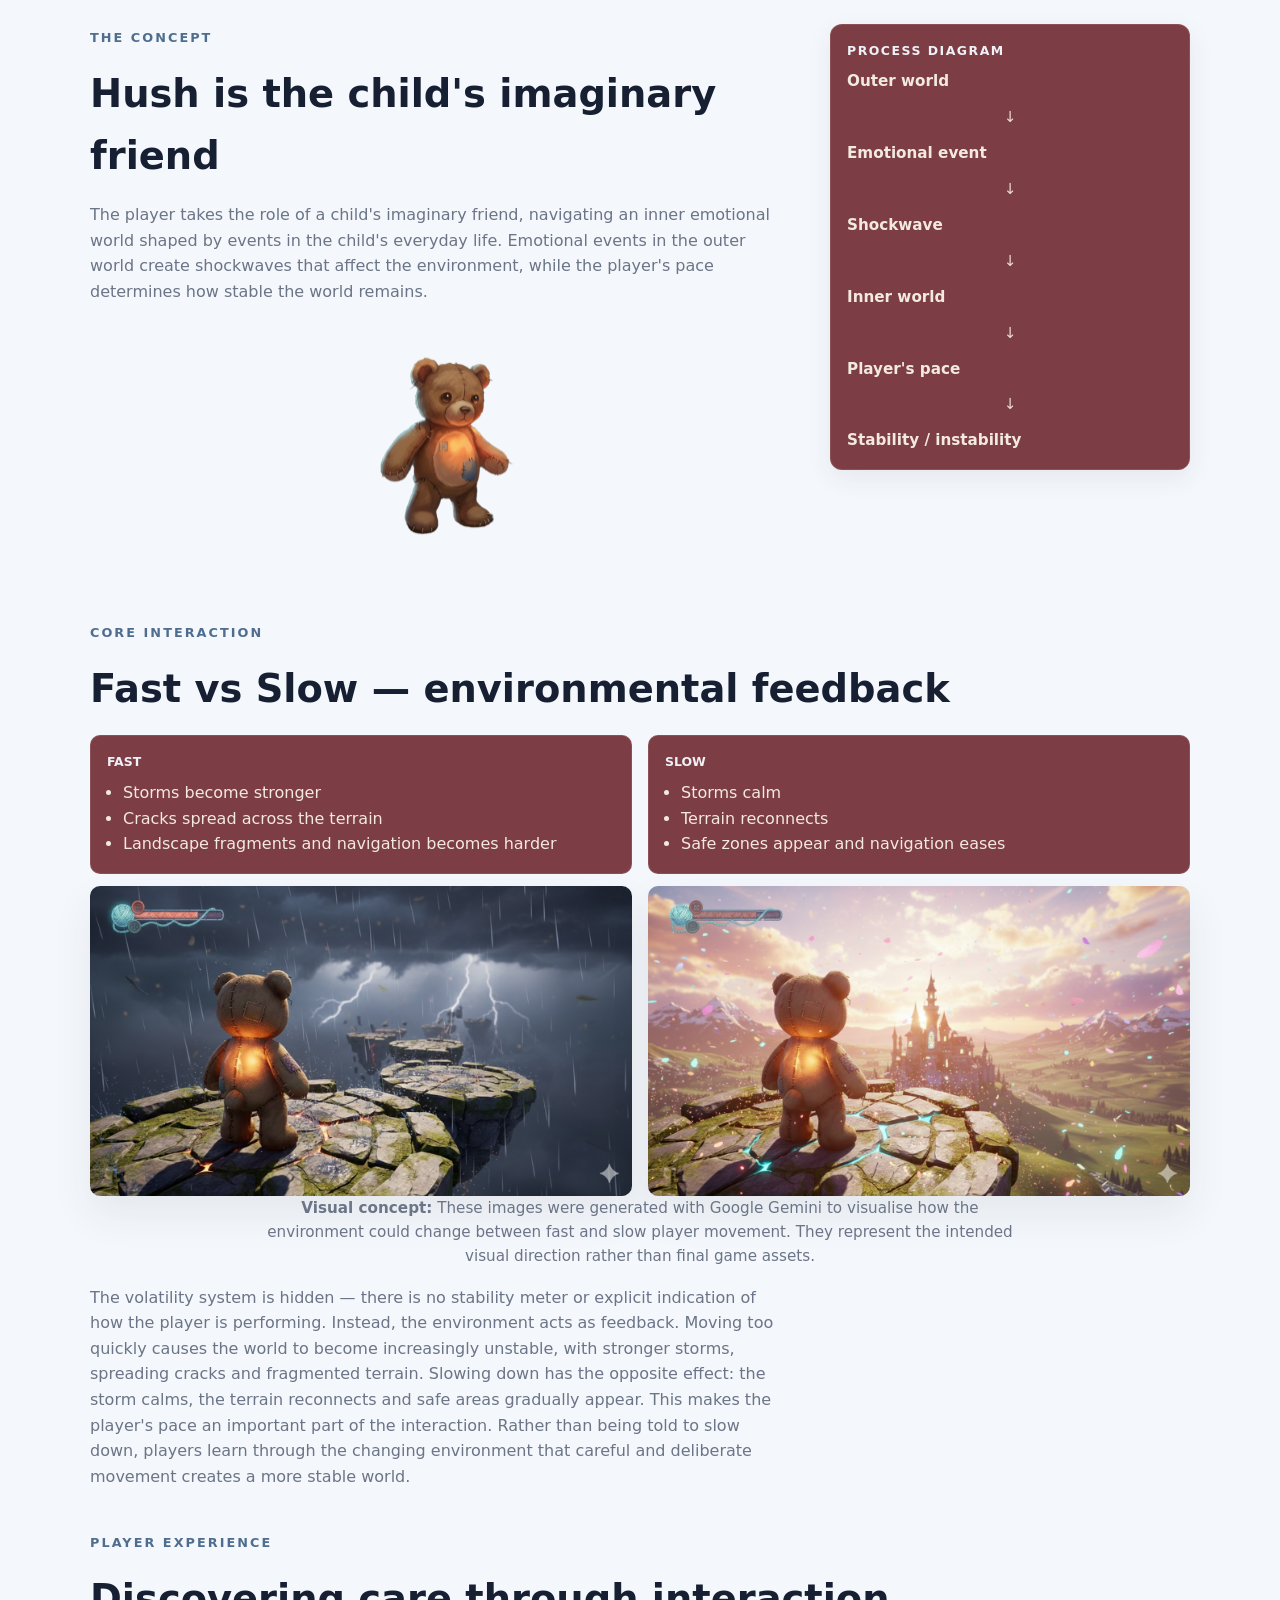
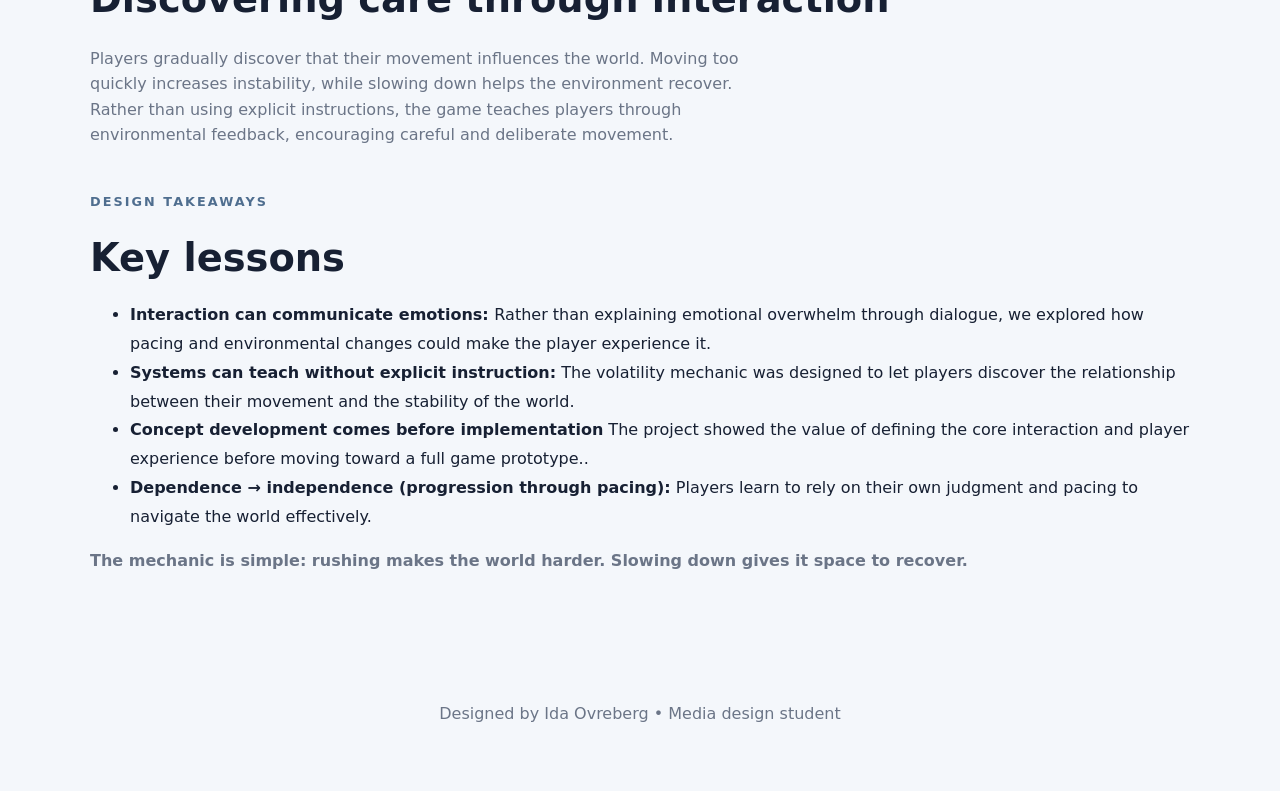
<file: space-between.html>
<!DOCTYPE html>
<html lang="en">
  <head>
    <meta charset="utf-8" />
    <meta name="viewport" content="width=device-width,initial-scale=1" />
    <title>The Space Between: Hush — Ida Ovreberg</title>
    <link rel="stylesheet" href="style.css" />
  </head>
  <body class="space-between">
        <header class="hero">
          <div class="hero__content">
            <a href="index.html" class="hero__button" style="margin-bottom:1rem; display:inline-block;">← Back</a>
            <div style="max-width:900px;">
              <h1>The Space Between: Hush</h1>
              <p class="hero__meta">Interactive game concept · Interaction design · Narrative game design</p>
              <p class="hero__text">The Space Between: Hush was developed as part of MIX333 – Computer Game Narrative, a master’s course at the University of Bergen focused on the relationship between game design, interaction and narrative. As part of the course, we analysed games and genres before developing our own narrative game concept.

Our project explored how interaction, pacing and narrative could communicate emotional overwhelm and create an experience that encourages the player to slow down.</p>
            </div>
          </div>
        </header>

        <main>
          <section class="section">
            <div class="section__wrapper">
              <!-- HERO VISUAL -->
              <div style="margin: 1.5rem 0 2rem;">
                <div style="width:100%;height:600px;overflow:hidden;border-radius:12px;box-shadow:0 18px 40px rgba(47,47,61,0.08);">
                  <img src="images/project-the-space-between.jpg" alt="Hush: atmospheric landscape placeholder" style="width:100%;height:100%;object-fit:cover;display:block;" />
                </div>
              </div>

              <!-- DESIGN QUESTION -->
              <div style="margin-top:2.5rem;">
                <div class="section__heading">
                  <span>Design challenge</span>
                  <h2>How can a game teach players to slow down rather than simply telling them to?</h2>
                </div>
                <p style="margin-top:0.75rem;color:var(--grey);max-width:68ch;">We wanted to explore how pacing and interaction could communicate emotional overwhelm without relying on explicit instructions. In Hush, the player's actions directly affect the stability of the game world, making slowing down something the player discovers through play.</p>
              </div>

              <!-- THE CONCEPT -->
              <div style="margin-top:2.5rem;display:grid;gap:1.25rem;grid-template-columns:1fr 360px;align-items:start;">
                <div>
                  <div class="section__heading">
                    <span>The concept</span>
                    <h2>Hush is the child's imaginary friend</h2>
                  </div>
                  <p style="color:var(--grey);max-width:68ch;">The player takes the role of a child's imaginary friend, navigating an inner emotional world shaped by events in the child's everyday life. Emotional events in the outer world create shockwaves that affect the environment, while the player's pace determines how stable the world remains.</p>
                  <div style="margin-top:1rem;text-align:center;">
                    <img src="images/hush.svg" alt="Hush illustration" style="max-width:480px;width:100%;height:auto;display:inline-block;" />
                  </div>
                </div>

                <div>
                  <div style="background:var(--sb-box);padding:1rem;border-radius:12px;box-shadow:0 8px 24px rgba(47,47,61,0.08);border:1px solid var(--sb-box-border);">
                    <div style="font-weight:700;color:var(--pink-light);text-transform:uppercase;letter-spacing:0.12em;font-size:0.78rem;margin-bottom:0.5rem;">Process diagram</div>
                      <div style="font-size:0.95rem;color:var(--sb-box-text);display:flex;flex-direction:column;gap:0.35rem;align-items:flex-start;">
                        <div style="font-weight:700;">Outer world</div>
                        <div style="opacity:0.9;margin:6px 0;align-self:center;">↓</div>
                        <div style="font-weight:700;">Emotional event</div>
                        <div style="opacity:0.9;margin:6px 0;align-self:center;">↓</div>
                        <div style="font-weight:700;">Shockwave</div>
                        <div style="opacity:0.9;margin:6px 0;align-self:center;">↓</div>
                        <div style="font-weight:700;">Inner world</div>
                        <div style="opacity:0.9;margin:6px 0;align-self:center;">↓</div>
                        <div style="font-weight:700;">Player's pace</div>
                        <div style="opacity:0.9;margin:6px 0;align-self:center;">↓</div>
                        <div style="font-weight:700;">Stability / instability</div>
                      </div>
                      
                  </div>
                </div>
              </div>

              <!-- CORE INTERACTION -->
              <div style="margin-top:2.5rem;">
                <div class="section__heading">
                  <span>Core interaction</span>
                  <h2>Fast vs Slow — environmental feedback</h2>
                </div>

                <div style="display:grid;grid-template-columns:repeat(2,1fr);gap:1rem;margin-top:1rem;">
                  <div>
                    <div style="background:var(--sb-box);border-radius:10px;padding:1rem;border:1px solid var(--sb-box-border);">
                      <div style="font-weight:700;color:var(--pink-light);text-transform:uppercase;font-size:0.78rem;margin-bottom:0.5rem;">FAST</div>
                      <ul style="color:var(--sb-box-text);line-height:1.6;margin:0;padding-left:1rem;">
                        <li>Storms become stronger</li>
                        <li>Cracks spread across the terrain</li>
                        <li>Landscape fragments and navigation becomes harder</li>
                      </ul>
                    </div>
                    <div style="overflow:hidden;border-radius:10px;margin-top:0.75rem;box-shadow:0 18px 40px rgba(47,47,61,0.08);background:#fff;">
                      <img src="images/hush-fast.jpg" alt="Hush - Fast" style="width:100%;height:auto;display:block;object-fit:cover;" />
                    </div>
                  </div>

                  <div>
                    <div style="background:var(--sb-box);border-radius:10px;padding:1rem;border:1px solid var(--sb-box-border);">
                      <div style="font-weight:700;color:var(--pink-light);text-transform:uppercase;font-size:0.78rem;margin-bottom:0.5rem;">SLOW</div>
                      <ul style="color:var(--sb-box-text);line-height:1.6;margin:0;padding-left:1rem;">
                        <li>Storms calm</li>
                        <li>Terrain reconnects</li>
                        <li>Safe zones appear and navigation eases</li>
                      </ul>
                    </div>
                    <div style="overflow:hidden;border-radius:10px;margin-top:0.75rem;box-shadow:0 18px 40px rgba(47,47,61,0.08);background:#fff;">
                      <img src="images/hush-slow.jpg" alt="Hush - Slow" style="width:100%;height:auto;display:block;object-fit:cover;" />
                    </div>
                  </div>
                </div>

                <div style="margin-top:0.75rem;text-align:center;max-width:760px;margin:0 auto;color:var(--grey);font-size:0.95rem;">
                  <strong>Visual concept:</strong> These images were generated with Google Gemini to visualise how the environment could change between fast and slow player movement. They represent the intended visual direction rather than final game assets.
                </div>

                <p style="margin-top:1rem;color:var(--grey);max-width:68ch;">The volatility system is hidden — there is no stability meter or explicit indication of how the player is performing. Instead, the environment acts as feedback. Moving too quickly causes the world to become increasingly unstable, with stronger storms, spreading cracks and fragmented terrain. Slowing down has the opposite effect: the storm calms, the terrain reconnects and safe areas gradually appear.

This makes the player's pace an important part of the interaction. Rather than being told to slow down, players learn through the changing environment that careful and deliberate movement creates a more stable world.</p>
              </div>

              <!-- PLAYER EXPERIENCE -->
              <div style="margin-top:2.5rem;">
                <div class="section__heading">
                  <span>Player experience</span>
                  <h2>Discovering care through interaction</h2>
                </div>
                <p style="color:var(--grey);max-width:68ch;">Players gradually discover that their movement influences the world. Moving too quickly increases instability, while slowing down helps the environment recover. Rather than using explicit instructions, the game teaches players through environmental feedback, encouraging careful and deliberate movement.</p>
              </div>

              

              <!-- DESIGN TAKEAWAYS -->
              <div style="margin-top:2.5rem;">
                <div class="section__heading">
                  <span>Design takeaways</span>
                  <h2>Key lessons</h2>
                </div>
                <ul style="margin-top:0.8rem;color:var(--text);line-height:1.8;">
                  <li><strong>Interaction can communicate emotions: </strong> Rather than explaining emotional overwhelm through dialogue, we explored how pacing and environmental changes could make the player experience it.</li>
                  <li><strong>Systems can teach without explicit instruction:</strong> The volatility mechanic was designed to let players discover the relationship between their movement and the stability of the world.</li>
                  <li><strong>Concept development comes before implementation</strong> The project showed the value of defining the core interaction and player experience before moving toward a full game prototype..</li>
                  <li><strong>Dependence → independence (progression through pacing):</strong> Players learn to rely on their own judgment and pacing to navigate the world effectively.</li>
                </ul>
                <p style="margin-top:1rem;color:var(--grey);font-weight:600;">The mechanic is simple: rushing makes the world harder. Slowing down gives it space to recover.</p>
              </div>
            </div>
          </section>
        </main>

        <footer class="footer">
          <p>Designed by Ida Ovreberg • Media design student</p>
        </footer>
      </body>
    </html>
</file>
<file: style.css>
:root {
  color-scheme: light;
  --pink: #fe5b78;
  --pink-soft: #ff8aa2;
  --pink-light: #ffd8df;
  --grey: #4d4d5a;
  --bg: #fff7f8;
  --card: #ffffff;
  --text: #2f2f3d;
}

body.nexai {
  --pink: #c8931c;
  --pink-soft: #e8c47c;
  --pink-light: #f8eed7;
  --grey: #47433b;
  --bg: #fff7eb;
  --card: #fff9ef;
  --text: #1f1f1f;
  --olive: #626b3f;
}

body.nexai .hero {
  background: linear-gradient(180deg, #fff8eb 0%, #fffdf7 100%);
}

body.nexai .placeholder {
  background: linear-gradient(180deg, rgba(249, 238, 215, 1), rgba(255, 250, 241, 1));
  border-color: rgba(200, 150, 35, 0.15);
}

body.space-between {
  --pink: #4f6e8f;
  --pink-soft: #8f84a3;
  --pink-light: #eef1f6;
  --grey: #6b7587;
  --bg: #f4f7fb;
  --card: #f8f7f3;
  --text: #172033;
  --olive: #c4a78d;
  --sb-box: #7d3d45;
  --sb-box-text: #f2eadf;
  --sb-box-border: rgba(206, 169, 153, 0.18);
}

body.space-between .hero {
  background: linear-gradient(180deg, #f4f7fb 0%, #e8eef6 100%);
}

body.space-between .hero__button {
  background: var(--pink);
}

body.space-between .hero__button:hover {
  box-shadow: 0 18px 30px rgba(79, 110, 143, 0.16);
}

body.space-between .hero__meta,
body.space-between .hero__text {
  color: #566479;
}

body.space-between .__heading span {
  color: var(--pink-soft);
}

body.space-between .placeholder {
  background: linear-gradient(180deg, rgba(79, 110, 143, 0.08), rgba(255, 255, 255, 0.92));
  border-color: rgba(79, 110, 143, 0.12);
}

* {
  box-sizing: border-box;
}

html, body {
  margin: 0;
  min-height: 100%;
  font-family: 'Inter', system-ui, sans-serif;
  color: var(--text);
  background: var(--bg);
}

body {
  line-height: 1.6;
}

a {
  color: inherit;
  text-decoration: none;
}

.hero {
  padding: 4rem 1.5rem 3.5rem;
  background: linear-gradient(180deg, #fff7f8 0%, #ffffff 100%);
}

.hero__content {
  max-width: 1200px;
  margin: 0 auto;
}

.hero__grid {
  display: grid;
  gap: 2.5rem;
  align-items: center;
}

.hero__copy {
  max-width: 660px;
}

.eyebrow {
  display: inline-block;
  margin-bottom: 1rem;
  color: var(--pink);
  font-weight: 700;
  letter-spacing: 0.15em;
  text-transform: uppercase;
  font-size: 0.85rem;
}

.hero h1 {
  margin: 0;
  font-family: DM Serif Display, serif;
  font-size: clamp(2.7rem, 4.5vw, 3.6rem);
  line-height: 1.06;
  letter-spacing: -0.05em;
  max-width: 13ch;
}

.hero__meta {
  margin: 1.1rem 0 0;
  color: var(--grey);
  font-size: 0.9rem;
  letter-spacing: 0.24em;
  text-transform: uppercase;
}

.hero__text {
  max-width: 620px;
  margin: 1.25rem 0 2rem;
  color: var(--grey);
  font-size: 1.05rem;
}

.hero__button {
  display: inline-flex;
  align-items: center;
  justify-content: center;
  padding: 0.95rem 1.75rem;
  border-radius: 999px;
  background: var(--pink);
  color: white;
  font-weight: 700;
  transition: transform 0.2s ease, box-shadow 0.2s ease;
}

.hero__button:hover {
  transform: translateY(-2px);
  box-shadow: 0 18px 30px rgba(200, 150, 35, 0.16);
}

.about__layout {
  display: grid;
  gap: 2rem;
  grid-template-columns: minmax(0, 1fr) 220px;
  align-items: start;
}

.about__content p {
  margin: 0;
  color: var(--grey);
  line-height: 1.8;
}

.about__photo-wrap {
  display: flex;
  justify-content: flex-end;
}

.about__photo {
  width: 210px;
  height: 210px;
  border-radius: 50%;
  background: #ffffff;
  border: 1px solid rgba(254, 91, 120, 0.16);
}

.about__photo-label {
  margin-top: 0.9rem;
  text-align: center;
  color: var(--grey);
  font-size: 0.85rem;
  letter-spacing: 0.12em;
  text-transform: uppercase;
}
.about__photo img {
  width: 100%;
  height: 100%;
  object-fit: cover;
  display: block;
}

.hero__visual {
  position: relative;
  min-height: 430px;
  display: grid;
  place-items: center;
  overflow: hidden;
}

/* --- New project card layout (image on top, info below) --- */
.project-card {
  display: block;
  padding: 0;
  border-radius: 1rem;
  overflow: hidden;
  background: #fff;
  box-shadow: 0 12px 30px rgba(47,47,61,0.06);
  transition: transform 0.18s ease, box-shadow 0.18s ease;
  border: 1px solid rgba(254,91,120,0.06);
}

.project-card__link {
  display: block;
  color: inherit;
  text-decoration: none;
}

.project-card__link {
  display: flex;
  flex-direction: column;
  height: 100%;
}

.project-card__image {
  width: 100%;
  height: 220px; /* restored to previous larger image height */
  overflow: hidden;
  background: linear-gradient(180deg, #fff5f6, #fffafc);
}

.project-card__image img {
  width: 100%;
  height: 100%;
  object-fit: cover;
  display: block;
  transition: transform 0.45s ease;
}

.project-card__image--placeholder {
  display: block;
  height: 180px;
  background: linear-gradient(180deg, rgba(255,230,235,1), rgba(255,245,246,1));
}

.project-card__info {
  background: linear-gradient(180deg, rgba(255,245,246,1), rgba(255,250,251,1));
  padding: 1.25rem 1.4rem;
}

/* --- Contact CTA --- */
.contact-cta {
  padding: 5.5rem 1.5rem;
  background: linear-gradient(180deg, var(--pink-light), rgba(255,255,255,0.02));
}
.contact-cta .cta__panel {
  max-width: 1100px;
  margin: 0 auto;
  background: var(--card);
  border-radius: 14px;
  padding: 3.25rem 2.25rem;
  display: flex;
  flex-direction: column;
  align-items: center;
  gap: 1rem;
  box-shadow: 0 18px 40px rgba(47,47,61,0.04);
  border: 1px solid rgba(254,91,120,0.06);
}
.contact-cta h2 {
  margin: 0;
  font-size: clamp(1.8rem, 4.4vw, 2.8rem);
  line-height: 1.02;
  text-align: center;
  letter-spacing: -0.02em;
  font-weight: 800;
  color: var(--text);
}
.contact-cta p {
  margin: 0;
  color: var(--grey);
  text-align: center;
  max-width: 72ch;
  font-size: 1.05rem;
}
.cta__button {
  display: inline-flex;
  align-items: center;
  justify-content: center;
  padding: 0.95rem 1.75rem;
  border-radius: 12px;
  background: var(--pink);
  color: white;
  font-weight: 700;
  margin-top: 0.5rem;
}
.cta__links {
  margin-top: 0.6rem;
  display: flex;
  gap: 1rem;
  align-items: center;
  justify-content: center;
}
.cta__links a {
  color: var(--grey);
  font-weight: 600;
  font-size: 0.95rem;
  padding: 0.35rem 0.6rem;
  border-radius: 999px;
  transition: color 0.15s ease, background 0.15s ease;
}
.cta__links a:hover {
  color: var(--text);
  background: rgba(0,0,0,0.03);
}

@media (max-width: 500px) {
  .contact-cta .cta__panel { padding: 2rem 1.25rem; }
  .contact-cta h2 { font-size: 1.6rem; }
}

/* Prototype gallery (2x2 square thumbnails) */
.prototype-gallery {
  display: grid;
  grid-template-columns: repeat(2, minmax(0, 1fr));
  gap: 1rem;
  margin: 1rem auto 0;
  max-width: 980px;
  padding: 0 0.5rem;
}
.prototype-gallery figure {
  margin: 0;
  border-radius: 10px;
  overflow: hidden;
  background: var(--card);
  display: flex;
  flex-direction: column;
}
.prototype-gallery .photo {
  width: 100%;
  aspect-ratio: 2 / 1;
  overflow: hidden;
}
.prototype-gallery img {
  width: 100%;
  height: 100%;
  object-fit: cover;
  display: block;
}
.prototype-gallery figcaption {
  padding: 0.5rem 0;
  text-align: center;
  color: var(--grey);
  font-size: 0.95rem;
}

@media (max-width: 550px) {
  .prototype-gallery { grid-template-columns: 1fr; max-width: 100%; padding: 0; }
}

.project-card__info {
  display: flex;
  flex-direction: column;
  justify-content: space-between;
  flex: 1 1 auto;
}

.project-card__category {
  display: inline-block;
  color: var(--pink);
  font-weight: 700;
  text-transform: uppercase;
  letter-spacing: 0.12em;
  font-size: 0.78rem;
  margin-bottom: 0.45rem;
}

.project-card__info h3 {
  margin: 0.25rem 0 0.75rem;
  color: var(--text);
  font-size: 1.15rem;
}

.project-card__info p {
  margin: 0 0 1rem;
  color: var(--grey);
  line-height: 1.6;
}

.project-card__cta {
  color: var(--pink);
  font-weight: 700;
  font-size: 0.95rem;
}

.project-card:hover {
  transform: translateY(-6px);
  box-shadow: 0 22px 50px rgba(47,47,61,0.10);
}

.project-card:hover .project-card__image img {
  transform: scale(1.03);
}

@media (max-width: 680px) {
  .project-card__image,
  .project-card__image--placeholder {
    height: 160px;
  }
}

.hero__visual::before {
  content: "";
  position: absolute;
  inset: 0;
  background: radial-gradient(circle at 18% 25%, rgba(254, 91, 120, 0.18), transparent 20%),
    radial-gradient(circle at 82% 55%, rgba(255, 138, 162, 0.14), transparent 18%);
  pointer-events: none;
}

.hero__visual-shape {
  position: absolute;
  top: -2rem;
  right: -2rem;
  width: 220px;
  height: 220px;
  border-radius: 50%;
  background: rgba(254, 91, 120, 0.14);
  filter: blur(28px);
  pointer-events: none;
}

.collage {
  position: relative;
  width: min(100%, 420px);
  height: 420px;
  z-index: 1;
}

.frame {
  position: absolute;
  border-radius: 1.75rem;
  background: #ffffff;
  border: 1px solid rgba(47, 47, 61, 0.1);
  box-shadow: 0 24px 60px rgba(47, 47, 61, 0.08);
  overflow: hidden;
}

.frame__bar {
  height: 10px;
  width: 30%;
  margin: 1.2rem 1.5rem 0;
  border-radius: 999px;
  background: rgba(47, 47, 61, 0.12);
}

.frame__content {
  display: grid;
  gap: 0.9rem;
  padding: 1.4rem 1.5rem 1.5rem;
}

.placeholder {
  min-height: 88px;
  border-radius: 1.4rem;
  background: linear-gradient(180deg, rgba(47, 47, 61, 0.05) 0%, rgba(47, 47, 61, 0.05) 12%, rgba(255, 255, 255, 0.96) 12%, rgba(255, 255, 255, 0.96) 100%);
  background-size: 100% 32px;
  border: 1px solid rgba(47, 47, 61, 0.08);
}

.placeholder--wide {
  min-height: 132px;
}

.placeholder--short {
  min-height: 60px;
  width: 70%;
}

.placeholder--medium {
  min-height: 78px;
  width: 82%;
}
.frame__content img {
  width: 100%;
  height: 100%;
  object-fit: cover;
  display: block;
}

.frame--medium .placeholder {
  background-size: 100% 24px;
}

.frame--small .placeholder {
  background: linear-gradient(180deg, rgba(47, 47, 61, 0.04) 0%, rgba(47, 47, 61, 0.04) 18%, rgba(255, 255, 255, 0.95) 18%, rgba(255, 255, 255, 0.95) 100%);
  background-size: 100% 24px;
}

.frame--large {
  top: 0;
  right: 0;
  width: 100%;
  min-height: 260px;
}

.frame--medium {
  bottom: 0;
  left: 0;
  width: 68%;
  min-height: 210px;
  transform: translateX(-12%) rotate(-1.5deg);
}

.frame--small {
  top: 52%;
  left: 16%;
  width: 56%;
  min-height: 160px;
  transform: translateY(-50%) rotate(1.5deg);
  background: rgba(255, 255, 255, 0.95);
}

.code-view {
  display: grid;
  gap: 0.58rem;
}

.code-line {
  display: block;
  height: 9px;
  border-radius: 999px;
  background: rgba(47, 47, 61, 0.16);
}

.code-line.short {
  width: 52%;
}

.code-line.medium {
  width: 82%;
}

.diagram {
  display: grid;
  gap: 0.9rem;
}

.diagram__row {
  display: flex;
  gap: 0.65rem;
}

.diagram__node {
  flex: 1;
  min-height: 60px;
  border-radius: 1.1rem;
  background: rgba(47, 47, 61, 0.08);
  border: 1px solid rgba(47, 47, 61, 0.1);
}

.hero h1 {
  margin: 0;
  font-size: clamp(2.5rem, 4vw, 3.6rem);
  line-height: 1.05;
  letter-spacing: -0.05em;
  max-width: 13ch;
}

.about__photo {
  width: 110px;
  height: 110px;
  border-radius: 50%;
  background: #fff;
  border: 1px solid rgba(254, 91, 120, 0.16);
  box-shadow: 0 18px 40px rgba(47, 47, 61, 0.08);
  overflow: hidden;
  justify-self: end;
}

.about__photo img {
  width: 100%;
  height: 100%;
  object-fit: cover;
  display: block;
}

/* Overlay on the about portrait */
.about__photo {
  position: relative;
}

.about__photo::after {
  content: "";
  position: absolute;
  inset: 0;
  background: linear-gradient(180deg, rgba(15,15,20,0.05), rgba(15,15,20,0.28));
  z-index: 1;
  pointer-events: none;
  border-radius: 50%;
}

.about__photo img {
  position: relative;
  z-index: 0;
}

.section {
  padding: 4rem 1.5rem;
}

.section__wrapper {
  max-width: 1100px;
  margin: 0 auto;
}

/* Subsections that should align with the main wrapper */
.section__sub {
  max-width: 1100px;
  margin: 0 auto;
  padding: 0 1.5rem;
}

.section__heading span {
  display: inline-block;
  margin-bottom: 0.9rem;
  color: var(--pink);
  font-weight: 700;
  letter-spacing: 0.16em;
  text-transform: uppercase;
  font-size: 0.8rem;
}

.section__heading h2 {
  margin: 0;
  font-size: clamp(2rem, 3vw, 2.8rem);
}

.about p {
  max-width: 760px;
  margin: 1.5rem 0 2.5rem;
  color: var(--grey);
}

.about__cards {
  display: grid;
  gap: 1.5rem;
  grid-template-columns: repeat(auto-fit, minmax(220px, 1fr));
}
.project-card__bg {
  position: absolute;
  inset: 0;
  background-size: cover;
  background-position: center;
  background-repeat: no-repeat;
  z-index: 0;
}

.project-card__bg-img {
  position: absolute;
  inset: 0;
  width: 100%;
  height: 100%;
  object-fit: cover;
  display: block;
}

/* Use the two available project images */
.project-card--space-between .project-card__bg {
  background-image: url("images/project-the-space-between.jpeg");
}

.project-card--nexai .project-card__bg {
  background-image: url("images/project-nexai.jpg");
}

/* Fallback for projects without a dedicated image */
.project-card--magazine-spread .project-card__bg {
  background-image: linear-gradient(180deg, rgba(255, 212, 223, 0.9), rgba(255,255,255,0.85));
}

.project-card {
  position: relative;
  overflow: hidden;
  background: #fff;
  color: var(--text);
  display: flex;
  flex-direction: column;
  padding: 0; /* body will contain card padding */
  border-radius: 1.5rem;
  box-shadow: 0 14px 30px rgba(47,47,61,0.06);
  border: 1px solid rgba(254, 91, 120, 0.08);
}

.project-card__media::after {
  content: "";
  position: absolute;
  inset: 0;
  background: linear-gradient(180deg, rgba(15, 15, 20, 0.06), rgba(15, 15, 20, 0.36));
  z-index: 1;
  pointer-events: none;
}

.project-card > :not(.project-card__bg) {
  position: relative;
  z-index: 2;
}

/* Media area at top of card */
.project-card__media {
  width: 100%;
  height: 160px;
  position: relative;
  overflow: hidden;
  border-top-left-radius: 1.5rem;
  border-top-right-radius: 1.5rem;
}

.project-card__body {
  padding: 1.25rem 1.75rem;
  background: #fff;
  color: var(--text);
  border-bottom-left-radius: 1.5rem;
  border-bottom-right-radius: 1.5rem;
}

.project-card__media {
  width: 100%;
  height: 55%;
  min-height: 180px;
  position: relative;
  overflow: hidden;
  border-top-left-radius: 1.5rem;
  border-top-right-radius: 1.5rem;
}
.project-card__body {
  padding: 1.25rem 1.75rem;
  background: transparent;
  color: var(--text);
  border-bottom-left-radius: 1.5rem;
  border-bottom-right-radius: 1.5rem;
  flex: 1 1 auto;
  display: flex;
  flex-direction: column;
  justify-content: center;
}

.card h3,
.project-card h3 {
  margin: 0 0 0.75rem;
  font-size: 1.15rem;
}

.card p,
.project-card p {
  margin: 0;
}

.project-card p {
  color: var(--text);
}

.projects .project-grid {
  display: grid;
  gap: 1.5rem;
  grid-template-columns: repeat(auto-fit, minmax(240px, 1fr));
}

/* Controls row aligned with project grid columns; button sits under first card */
.projects__controls {
  display: grid;
  gap: 1.5rem;
  grid-template-columns: repeat(auto-fit, minmax(240px, 1fr));
  max-width: 1100px;
  margin: 0.75rem auto 0;
  padding: 0 1.5rem;
}
.view-all-projects {
  justify-self: start;
  display: inline-block;
  background: var(--pink);
  color: #fff;
  padding: 0.6rem 1rem;
  border-radius: 8px;
  text-decoration: none;
  font-weight: 700;
}
.view-all-projects:hover {
  filter: brightness(0.95);
}

.project-card__top {
  display: flex;
  flex-direction: column;
  gap: 0.5rem;
}

.project-card__top span {
  color: var(--pink);
  font-weight: 700;
  text-transform: uppercase;
  letter-spacing: 0.12em;
  font-size: 0.78rem;
}

.my_backround {
  background: linear-gradient(180deg, #fff7f8 0%, #ffffff 100%);
  min-height: 200px;
}

.footer {
  text-align: center;
  padding: 2rem 1.5rem 3rem;
  color: var(--grey);
}

@media (min-width: 900px) {
  .hero__grid {
    grid-template-columns: 1.1fr 0.9fr;
  }

  .hero__visual {
    min-height: 480px;
  }
}

@media (max-width: 899px) {
  .hero__visual {
    min-height: 380px;
  }

  .collage {
    width: min(100%, 360px);
    height: 360px;
  }

  .frame--medium {
    width: 60%;
    transform: translateX(-14%) rotate(-1.5deg);
  }

  .frame--small {
    width: 58%;
    left: 14%;
  }
}

@media (max-width: 680px) {
  .hero__grid {
    display: block;
  }

  .hero__copy {
    max-width: 100%;
  }

  .hero__visual {
    margin-top: 2rem;
    min-height: auto;
  }

  .collage {
    width: 100%;
    height: auto;
  }

  .frame,
  .frame--large,
  .frame--medium,
  .frame--small {
    position: static;
    transform: none;
    width: 100%;
  }

  .frame--medium,
  .frame--small {
    margin-top: 1rem;
  }

  .about__layout {
    grid-template-columns: 1fr;
  }

  .about__photo-wrap {
    justify-content: flex-start;
  }

  .about__photo {
    width: 140px;
    height: 140px;
  }
}

@media (max-width: 780px) {
  .about__intro {
    grid-template-columns: 1fr;
  }

  .about__photo {
    justify-self: start;
  }
}

/* =========================
   Mobile navigation
   ========================= */

.nav__toggle {
  display: none;
  width: 44px;
  height: 44px;
  padding: 0;
  border: 0;
  background: transparent;
  cursor: pointer;

  flex-direction: column;
  justify-content: center;
  align-items: center;
  gap: 5px;
}

.nav__toggle span {
  display: block;
  width: 22px;
  height: 2px;
  background: var(--text);
  border-radius: 999px;
  transition: transform 0.25s ease, opacity 0.25s ease;
}

.mobile-menu {
  display: none;
}


@media (max-width: 899px) {

  .nav {
    display: flex;
    align-items: center;
    justify-content: space-between;
  }

  .nav__links {
    display: none;
  }

  .nav__toggle {
    display: flex;
  }

  .mobile-menu {
    display: flex;
    flex-direction: column;
    gap: 0.25rem;

    padding: 0.75rem 1.5rem 1.5rem;

    background: var(--background);
    border-top: 1px solid rgba(47, 47, 61, 0.08);

    max-height: 0;
    overflow: hidden;
    opacity: 0;

    transition:
      max-height 0.3s ease,
      opacity 0.2s ease;
  }

  .mobile-menu a {
    display: block;
    padding: 0.8rem 0;

    color: var(--text);
    text-decoration: none;
    font-weight: 600;
  }

  .mobile-menu a:hover {
    color: var(--pink);
  }

  /* Open state */
  .mobile-menu.is-open {
    max-height: 300px;
    opacity: 1;
  }

  /* Turn hamburger into X */
  .nav__toggle.is-open span:nth-child(1) {
    transform: translateY(7px) rotate(45deg);
  }

  .nav__toggle.is-open span:nth-child(2) {
    opacity: 0;
  }

  .nav__toggle.is-open span:nth-child(3) {
    transform: translateY(-7px) rotate(-45deg);
  }
}
</file>
